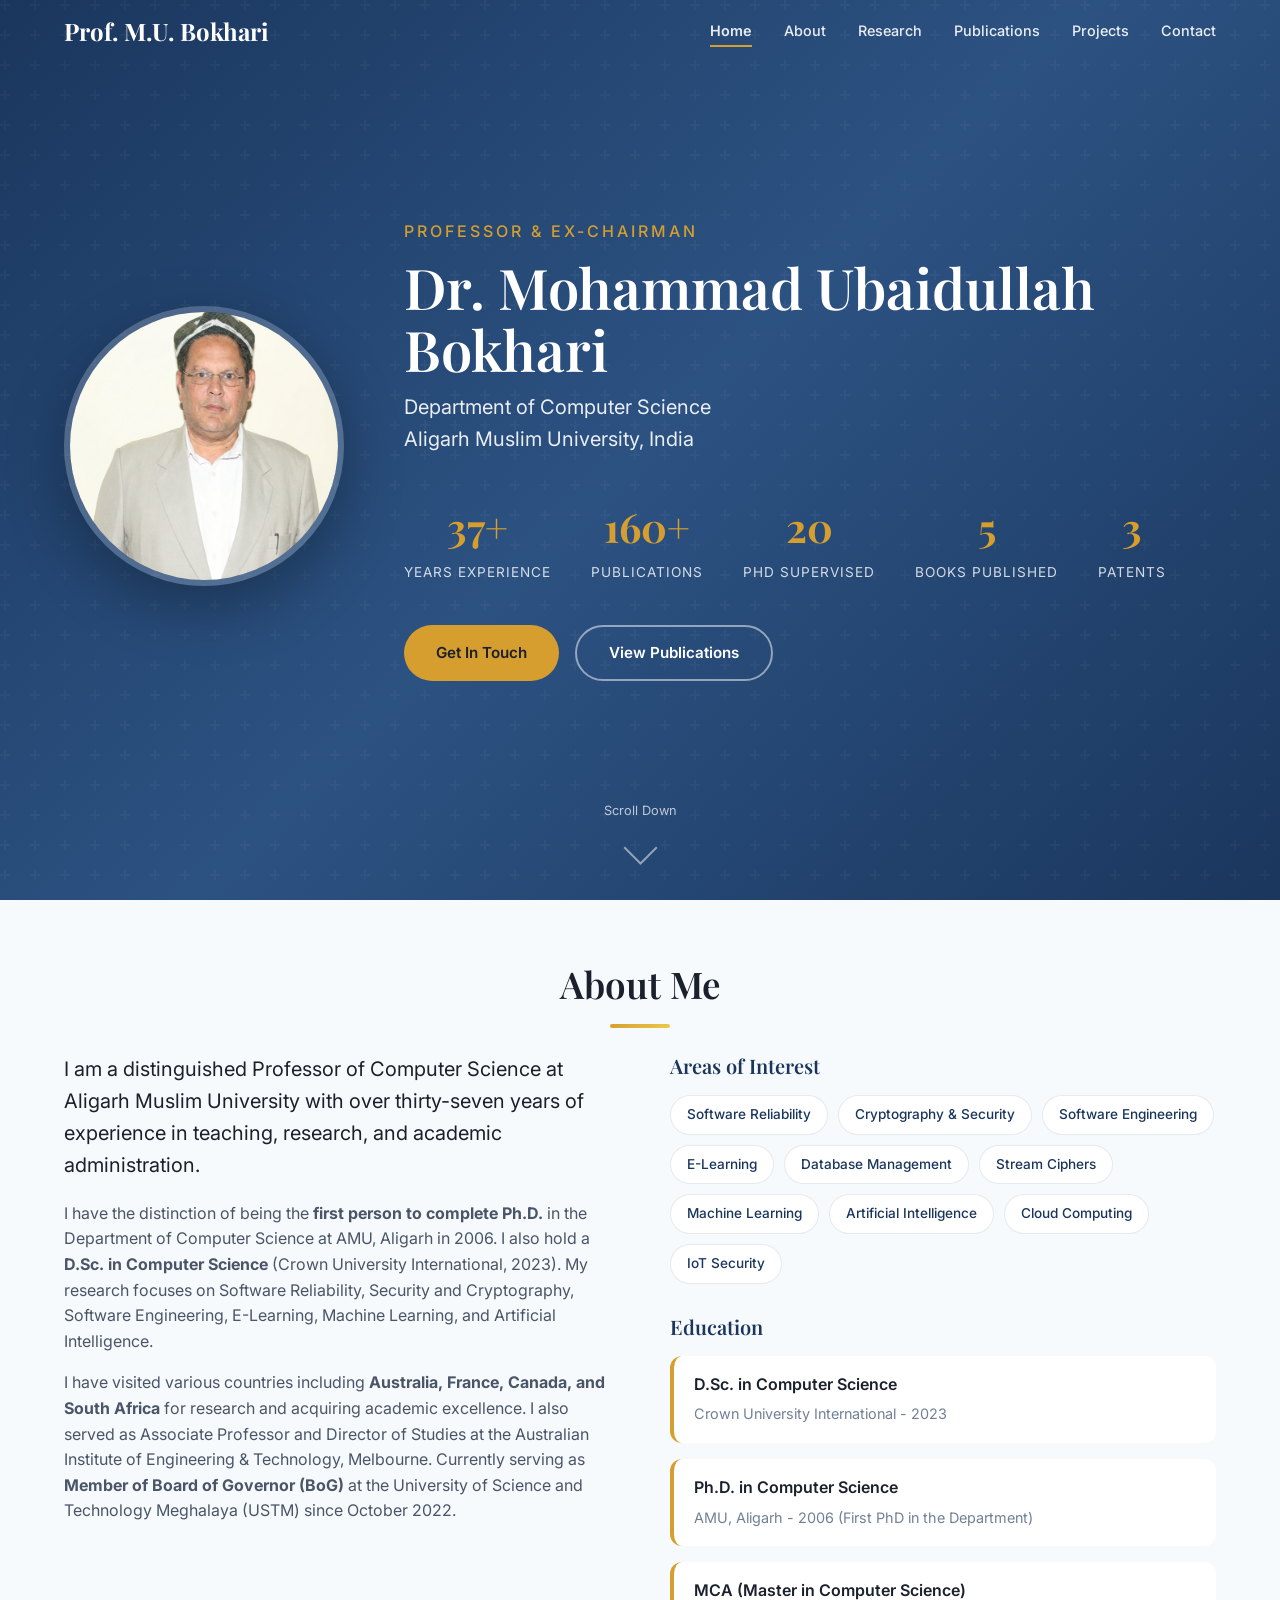
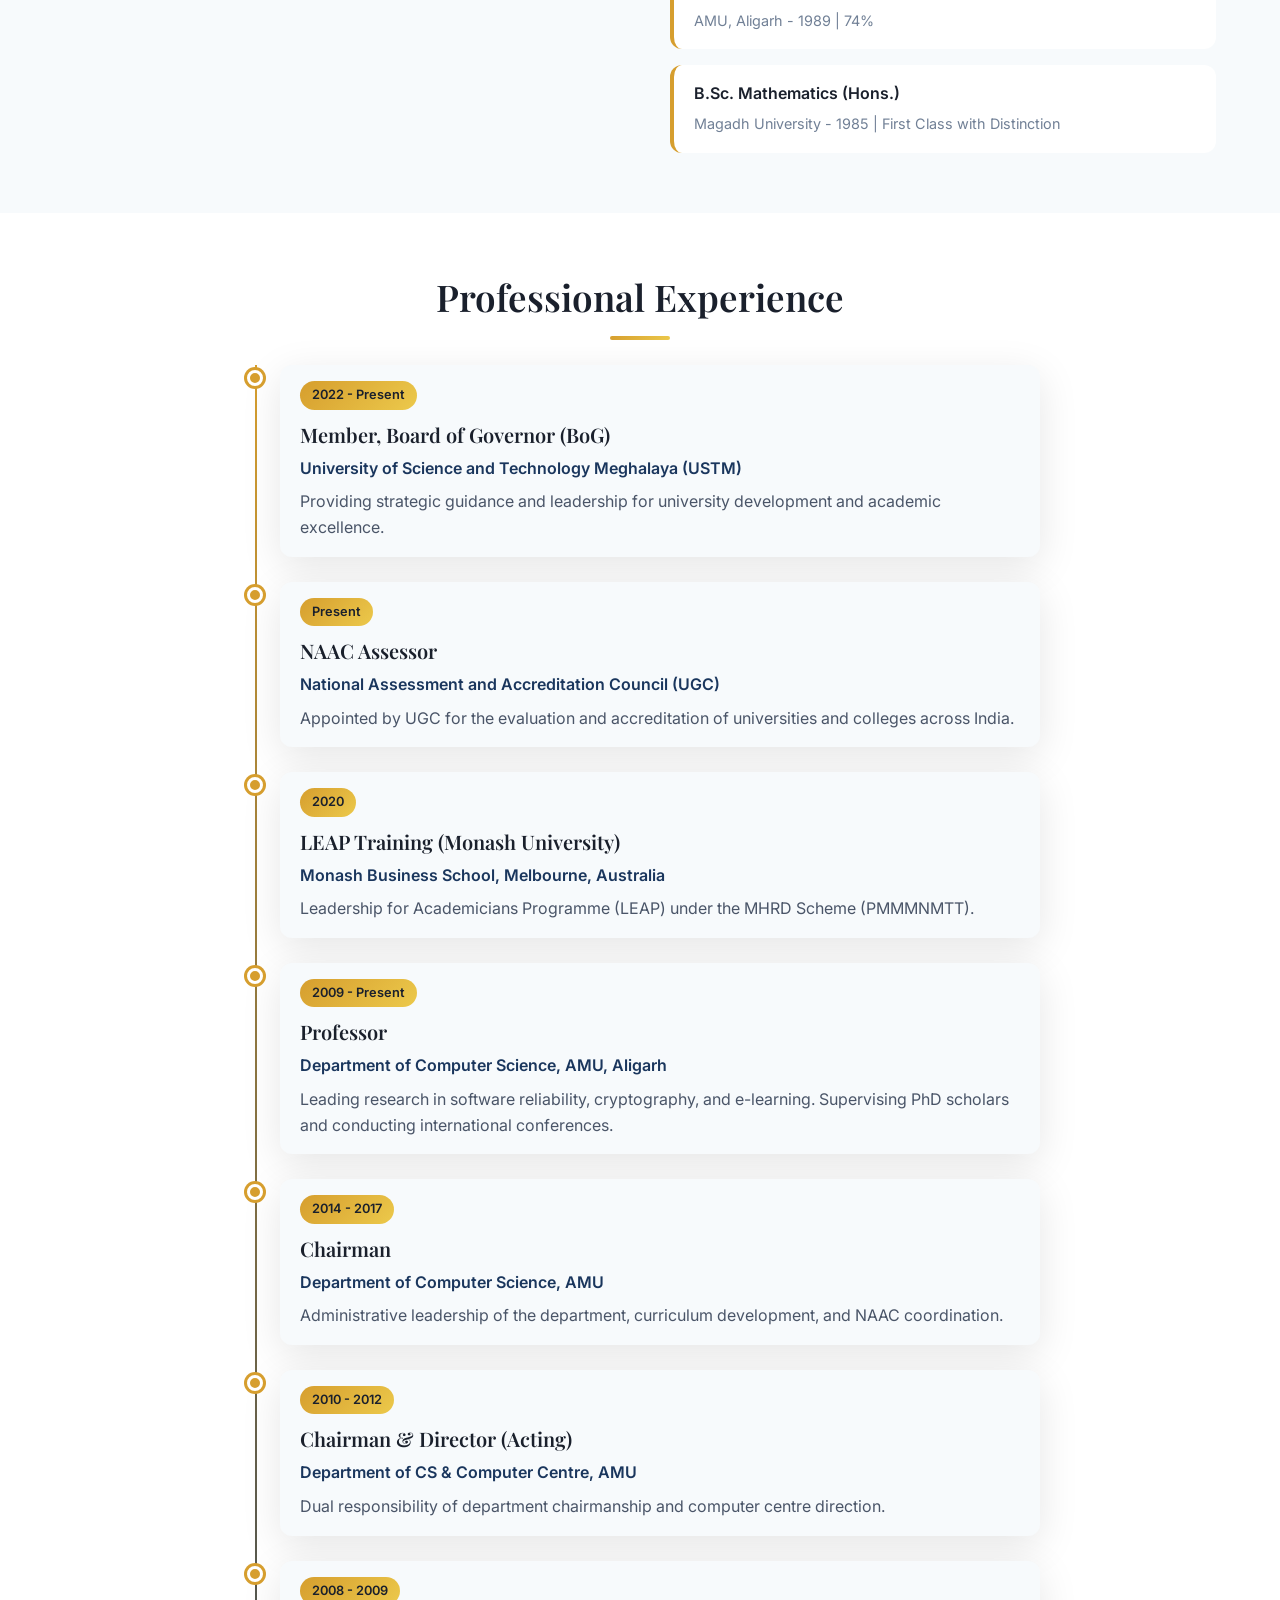
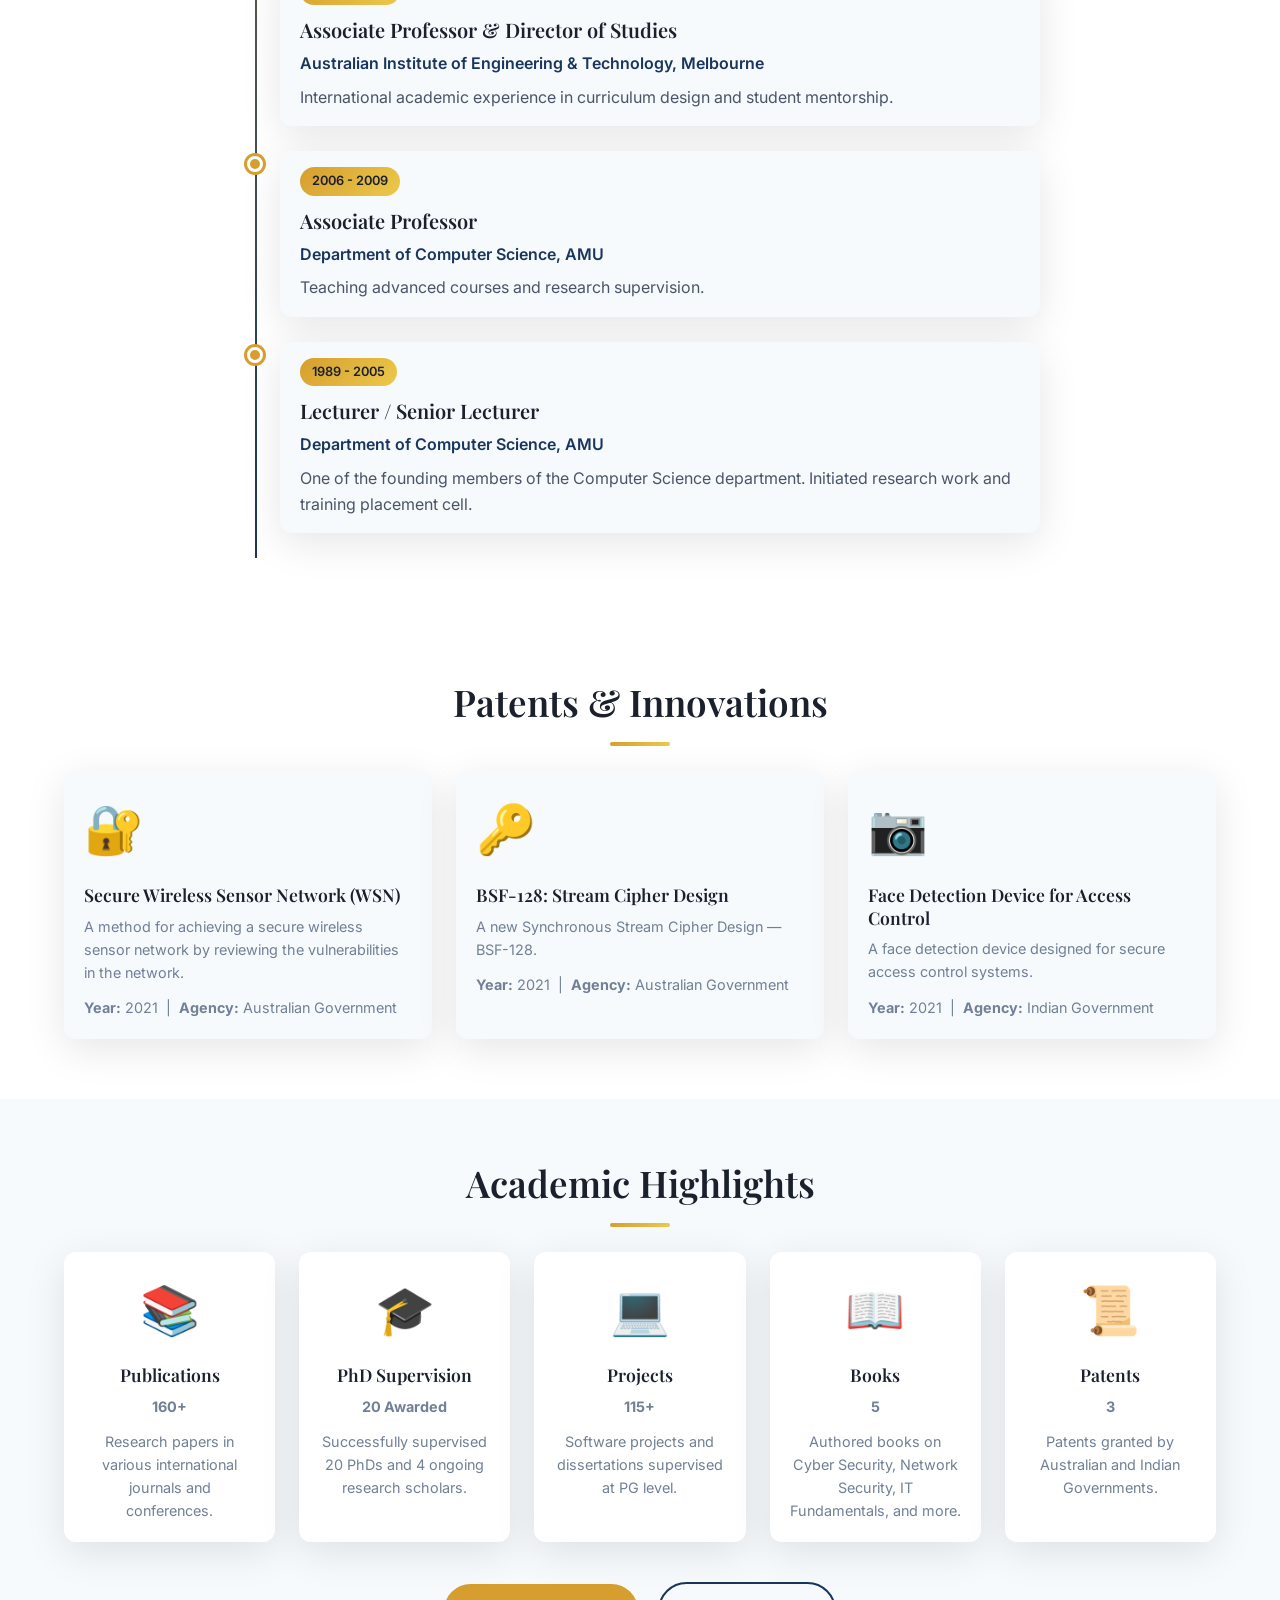
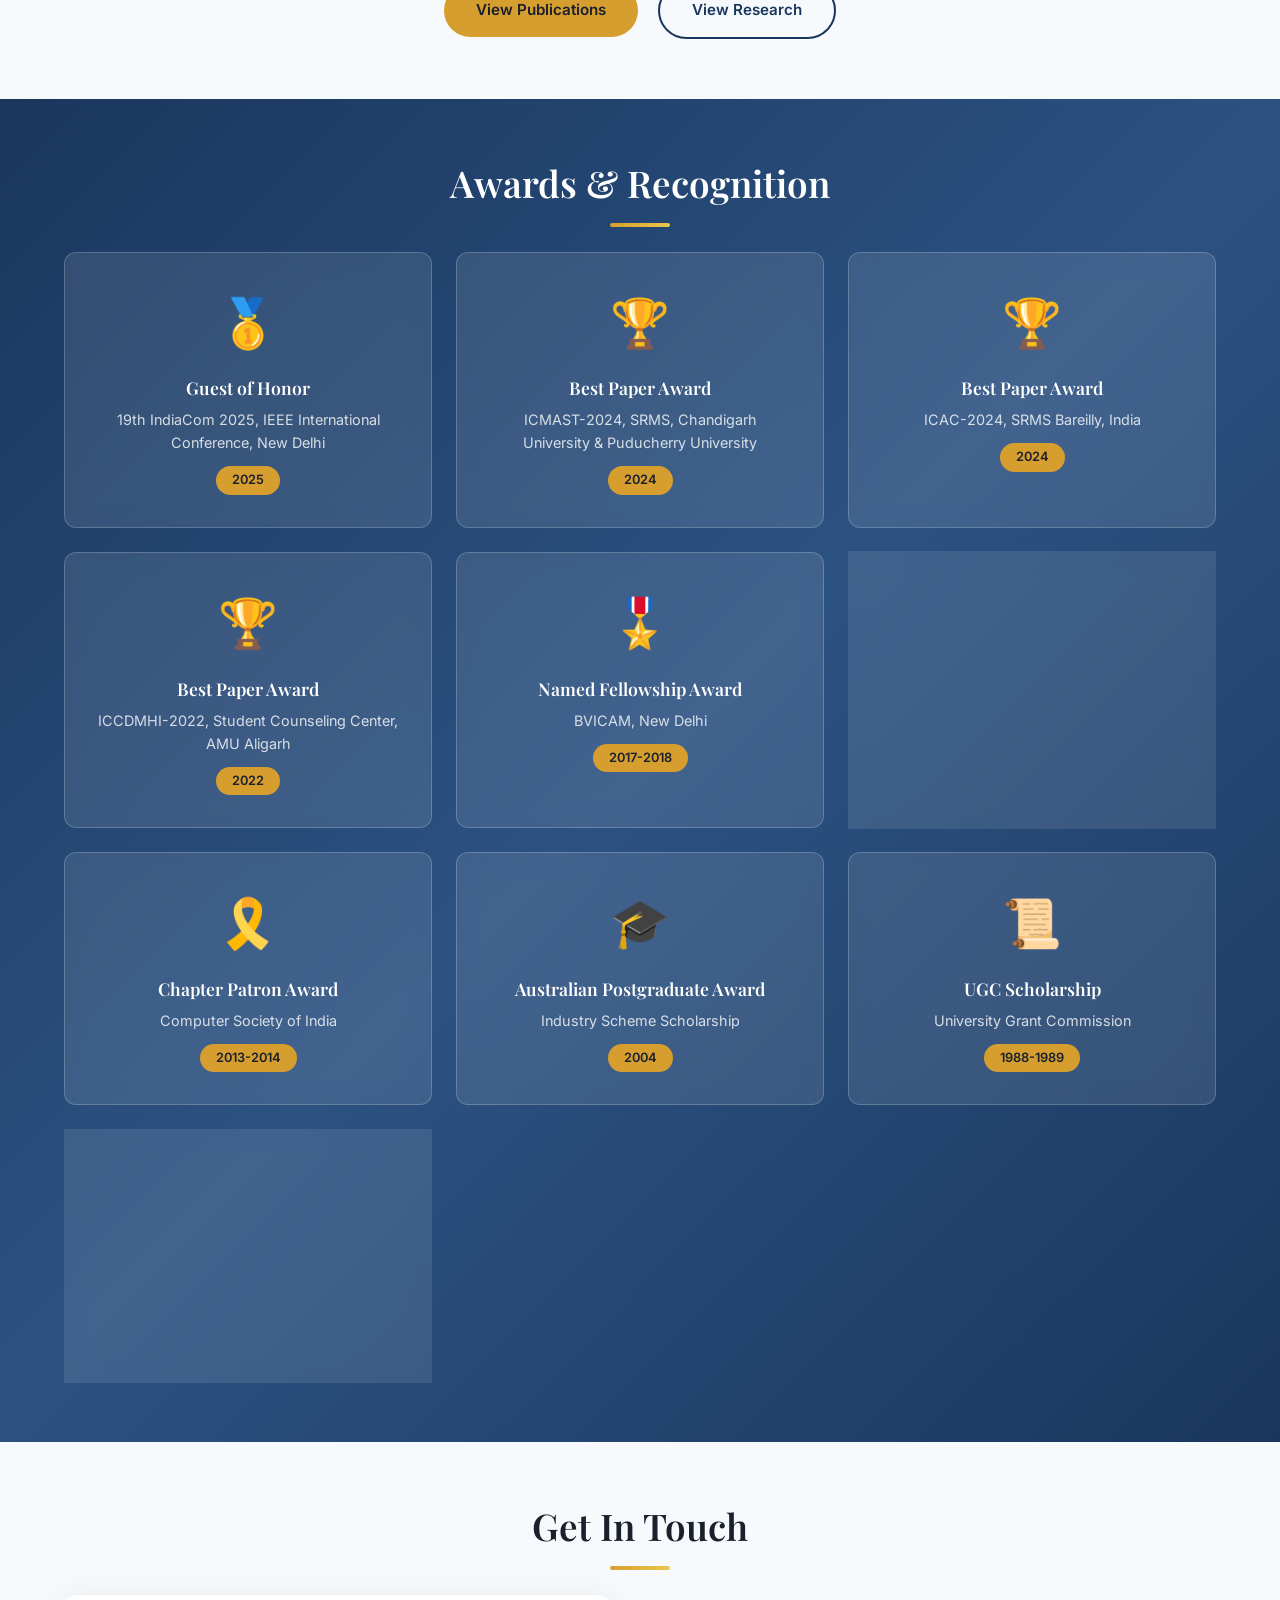
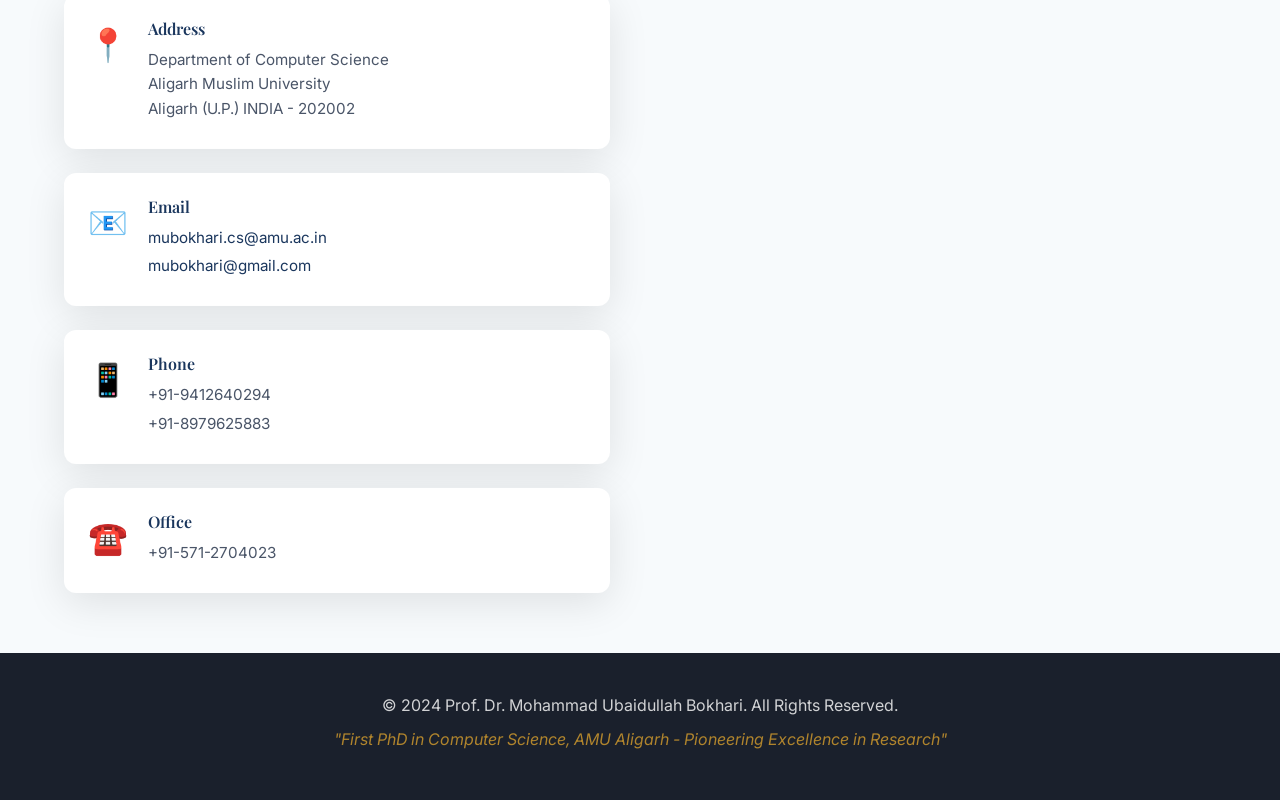
<file: index.html>
<!DOCTYPE html>
<html lang="en">

<head>
    <meta charset="UTF-8">
    <meta name="viewport" content="width=device-width, initial-scale=1.0">
    <title>Prof. Dr. Mohammad Ubaidullah Bokhari | Professor of Computer Science</title>
    <meta name="description"
        content="Portfolio of Prof. Dr. Mohammad Ubaidullah Bokhari - Professor at Department of Computer Science, AMU, Aligarh with 31+ years of experience in academia and research.">
    <link rel="preconnect" href="https://fonts.googleapis.com">
    <link rel="preconnect" href="https://fonts.gstatic.com" crossorigin>
    <link
        href="https://fonts.googleapis.com/css2?family=Playfair+Display:wght@400;600;700&family=Inter:wght@300;400;500;600&display=swap"
        rel="stylesheet">
    <link rel="stylesheet" href="style.css">
    <link rel="icon" type="image/png" href="profilepic_compressed.png">
</head>

<body>
    <!-- Navigation -->
    <nav class="navbar">
        <div class="nav-container">
            <a href="#home" class="nav-logo">Prof. M.U. Bokhari</a>
            <button class="nav-toggle" aria-label="Toggle navigation">
                <span></span>
                <span></span>
                <span></span>
            </button>
            <ul class="nav-menu">
                <li><a href="#home" class="active">Home</a></li>
                <li><a href="#about">About</a></li>
                <li><a href="research.html">Research</a></li>
                <li><a href="publications.html">Publications</a></li>
                <li><a href="projects.html">Projects</a></li>
                <li><a href="#contact">Contact</a></li>
            </ul>
        </div>
    </nav>

    <!-- Hero Section -->
    <section id="home" class="hero">
        <div class="hero-bg"></div>
        <div class="hero-content">
            <div class="hero-image">
                <img src="profilepic_compressed.png" alt="Prof. Dr. Mohammad Ubaidullah Bokhari">
            </div>
            <div class="hero-text">
                <p class="hero-subtitle">Professor & Ex-Chairman</p>
                <h1 class="hero-title">Dr. Mohammad Ubaidullah Bokhari</h1>
                <p class="hero-position">Department of Computer Science<br>Aligarh Muslim University, India</p>
                <div class="hero-stats">
                    <div class="stat">
                        <span class="stat-number">37+</span>
                        <span class="stat-label">Years Experience</span>
                    </div>
                    <div class="stat">
                        <span class="stat-number">160+</span>
                        <span class="stat-label">Publications</span>
                    </div>
                    <div class="stat">
                        <span class="stat-number">20</span>
                        <span class="stat-label">PhD Supervised</span>
                    </div>
                    <div class="stat">
                        <span class="stat-number">5</span>
                        <span class="stat-label">Books Published</span>
                    </div>
                    <div class="stat">
                        <span class="stat-number">3</span>
                        <span class="stat-label">Patents</span>
                    </div>
                </div>
                <div class="hero-buttons">
                    <a href="#contact" class="btn btn-primary">Get In Touch</a>
                    <a href="publications.html" class="btn btn-secondary">View Publications</a>
                </div>
            </div>
        </div>
        <div class="scroll-indicator">
            <span>Scroll Down</span>
            <div class="scroll-arrow"></div>
        </div>
    </section>

    <!-- About Section -->
    <section id="about" class="section about">
        <div class="container">
            <h2 class="section-title">About Me</h2>
            <div class="about-content">
                <div class="about-text">
                    <p class="lead">I am a distinguished Professor of Computer Science at Aligarh Muslim University with
                        over thirty-seven years of experience in teaching, research, and academic administration.</p>
                    <p>I have the distinction of being the <strong>first person to complete Ph.D.</strong> in the
                        Department of Computer Science at AMU, Aligarh in 2006. I also hold a <strong>D.Sc. in Computer
                        Science</strong> (Crown University International, 2023). My research focuses on Software
                        Reliability, Security and Cryptography, Software Engineering, E-Learning, Machine Learning,
                        and Artificial Intelligence.</p>
                    <p>I have visited various countries including <strong>Australia, France, Canada, and South
                            Africa</strong> for research and acquiring academic excellence. I also served as Associate
                        Professor and Director of Studies at the Australian Institute of Engineering & Technology,
                        Melbourne. Currently serving as <strong>Member of Board of Governor (BoG)</strong> at the
                        University of Science and Technology Meghalaya (USTM) since October 2022.</p>
                </div>
                <div class="about-details">
                    <h3>Areas of Interest</h3>
                    <div class="interests">
                        <span class="interest-tag">Software Reliability</span>
                        <span class="interest-tag">Cryptography &amp; Security</span>
                        <span class="interest-tag">Software Engineering</span>
                        <span class="interest-tag">E-Learning</span>
                        <span class="interest-tag">Database Management</span>
                        <span class="interest-tag">Stream Ciphers</span>
                        <span class="interest-tag">Machine Learning</span>
                        <span class="interest-tag">Artificial Intelligence</span>
                        <span class="interest-tag">Cloud Computing</span>
                        <span class="interest-tag">IoT Security</span>
                    </div>
                    <h3>Education</h3>
                    <div class="education-list">
                        <div class="education-item">
                            <span class="degree">D.Sc. in Computer Science</span>
                            <span class="institution">Crown University International - 2023</span>
                        </div>
                        <div class="education-item">
                            <span class="degree">Ph.D. in Computer Science</span>
                            <span class="institution">AMU, Aligarh - 2006 (First PhD in the Department)</span>
                        </div>
                        <div class="education-item">
                            <span class="degree">MCA (Master in Computer Science)</span>
                            <span class="institution">AMU, Aligarh - 1989 | 74%</span>
                        </div>
                        <div class="education-item">
                            <span class="degree">B.Sc. Mathematics (Hons.)</span>
                            <span class="institution">Magadh University - 1985 | First Class with Distinction</span>
                        </div>
                    </div>
                </div>
            </div>
        </div>
    </section>

    <!-- Experience Section -->
    <section id="experience" class="section experience">
        <div class="container">
            <h2 class="section-title">Professional Experience</h2>
            <div class="timeline">
                <div class="timeline-item">
                    <div class="timeline-marker"></div>
                    <div class="timeline-content">
                        <span class="timeline-date">2022 - Present</span>
                        <h3>Member, Board of Governor (BoG)</h3>
                        <p class="timeline-place">University of Science and Technology Meghalaya (USTM)</p>
                        <p>Providing strategic guidance and leadership for university development and academic excellence.</p>
                    </div>
                </div>
                <div class="timeline-item">
                    <div class="timeline-marker"></div>
                    <div class="timeline-content">
                        <span class="timeline-date">Present</span>
                        <h3>NAAC Assessor</h3>
                        <p class="timeline-place">National Assessment and Accreditation Council (UGC)</p>
                        <p>Appointed by UGC for the evaluation and accreditation of universities and colleges across India.</p>
                    </div>
                </div>
                <div class="timeline-item">
                    <div class="timeline-marker"></div>
                    <div class="timeline-content">
                        <span class="timeline-date">2020</span>
                        <h3>LEAP Training (Monash University)</h3>
                        <p class="timeline-place">Monash Business School, Melbourne, Australia</p>
                        <p>Leadership for Academicians Programme (LEAP) under the MHRD Scheme (PMMMNMTT).</p>
                    </div>
                </div>
                <div class="timeline-item">
                    <div class="timeline-marker"></div>
                    <div class="timeline-content">
                        <span class="timeline-date">2009 - Present</span>
                        <h3>Professor</h3>
                        <p class="timeline-place">Department of Computer Science, AMU, Aligarh</p>
                        <p>Leading research in software reliability, cryptography, and e-learning. Supervising PhD
                            scholars and conducting international conferences.</p>
                    </div>
                </div>
                <div class="timeline-item">
                    <div class="timeline-marker"></div>
                    <div class="timeline-content">
                        <span class="timeline-date">2014 - 2017</span>
                        <h3>Chairman</h3>
                        <p class="timeline-place">Department of Computer Science, AMU</p>
                        <p>Administrative leadership of the department, curriculum development, and NAAC coordination.
                        </p>
                    </div>
                </div>
                <div class="timeline-item">
                    <div class="timeline-marker"></div>
                    <div class="timeline-content">
                        <span class="timeline-date">2010 - 2012</span>
                        <h3>Chairman & Director (Acting)</h3>
                        <p class="timeline-place">Department of CS & Computer Centre, AMU</p>
                        <p>Dual responsibility of department chairmanship and computer centre direction.</p>
                    </div>
                </div>
                <div class="timeline-item">
                    <div class="timeline-marker"></div>
                    <div class="timeline-content">
                        <span class="timeline-date">2008 - 2009</span>
                        <h3>Associate Professor & Director of Studies</h3>
                        <p class="timeline-place">Australian Institute of Engineering & Technology, Melbourne</p>
                        <p>International academic experience in curriculum design and student mentorship.</p>
                    </div>
                </div>
                <div class="timeline-item">
                    <div class="timeline-marker"></div>
                    <div class="timeline-content">
                        <span class="timeline-date">2006 - 2009</span>
                        <h3>Associate Professor</h3>
                        <p class="timeline-place">Department of Computer Science, AMU</p>
                        <p>Teaching advanced courses and research supervision.</p>
                    </div>
                </div>
                <div class="timeline-item">
                    <div class="timeline-marker"></div>
                    <div class="timeline-content">
                        <span class="timeline-date">1989 - 2005</span>
                        <h3>Lecturer / Senior Lecturer</h3>
                        <p class="timeline-place">Department of Computer Science, AMU</p>
                        <p>One of the founding members of the Computer Science department. Initiated research work and
                            training placement cell.</p>
                    </div>
                </div>
            </div>
        </div>
    </section>

        <!-- Patents Section -->
    <section id="home-patents" class="section" style="background: var(--white);">
        <div class="container">
            <h2 class="section-title">Patents & Innovations</h2>
            <div class="research-grid" style="grid-template-columns: repeat(auto-fit, minmax(300px, 1fr));">
                <div class="research-card animate-in" style="text-align: left; background: var(--light);">
                    <div class="research-icon">🔐</div>
                    <h3>Secure Wireless Sensor Network (WSN)</h3>
                    <p>A method for achieving a secure wireless sensor network by reviewing the vulnerabilities in the network.</p>
                    <p style="margin-top: 12px;"><strong>Year:</strong> 2021 &nbsp;|&nbsp; <strong>Agency:</strong> Australian Government</p>
                </div>
                <div class="research-card animate-in" style="text-align: left; background: var(--light);">
                    <div class="research-icon">🔑</div>
                    <h3>BSF-128: Stream Cipher Design</h3>
                    <p>A new Synchronous Stream Cipher Design — BSF-128.</p>
                    <p style="margin-top: 12px;"><strong>Year:</strong> 2021 &nbsp;|&nbsp; <strong>Agency:</strong> Australian Government</p>
                </div>
                <div class="research-card animate-in" style="text-align: left; background: var(--light);">
                    <div class="research-icon">📷</div>
                    <h3>Face Detection Device for Access Control</h3>
                    <p>A face detection device designed for secure access control systems.</p>
                    <p style="margin-top: 12px;"><strong>Year:</strong> 2021 &nbsp;|&nbsp; <strong>Agency:</strong> Indian Government</p>
                </div>
            </div>
        </div>
    </section>

    
    <!-- Highlights Section (Replaces full Research/Publications) -->
    <section class="section" style="background: var(--light);">
        <div class="container">
            <h2 class="section-title">Academic Highlights</h2>
            <div class="research-grid">
                <a href="publications.html" class="research-card">
                    <div class="research-icon">📚</div>
                    <h3>Publications</h3>
                    <p class="research-number">160+</p>
                    <p>Research papers in various international journals and conferences.</p>
                </a>
                <a href="research.html" class="research-card">
                    <div class="research-icon">🎓</div>
                    <h3>PhD Supervision</h3>
                    <p class="research-number">20 Awarded</p>
                    <p>Successfully supervised 20 PhDs and 4 ongoing research scholars.</p>
                </a>
                <a href="projects.html" class="research-card">
                    <div class="research-icon">💻</div>
                    <h3>Projects</h3>
                    <p class="research-number">115+</p>
                    <p>Software projects and dissertations supervised at PG level.</p>
                </a>
                <a href="publications.html" class="research-card">
                    <div class="research-icon">📖</div>
                    <h3>Books</h3>
                    <p class="research-number">5</p>
                    <p>Authored books on Cyber Security, Network Security, IT Fundamentals, and more.</p>
                </a>
                <a href="#home-patents" class="research-card">
                    <div class="research-icon">📜</div>
                    <h3>Patents</h3>
                    <p class="research-number">3</p>
                    <p>Patents granted by Australian and Indian Governments.</p>
                </a>
            </div>
            <div style="text-align: center; margin-top: 40px;">
                <a href="publications.html" class="btn btn-primary" style="margin-right: 16px;">View Publications</a>
                <a href="research.html" class="btn btn-secondary"
                    style="color: var(--primary); border-color: var(--primary);">View Research</a>
            </div>
        </div>
    </section>

    <!-- Awards Section -->
    <section id="awards" class="section awards">
        <div class="container">
            <h2 class="section-title">Awards & Recognition</h2>
            <div class="awards-grid">
                <div class="award-card">
                    <div class="award-icon">🥇</div>
                    <h3>Guest of Honor</h3>
                    <p>19th IndiaCom 2025, IEEE International Conference, New Delhi</p>
                    <span class="award-year">2025</span>
                </div>
                <div class="award-card">
                    <div class="award-icon">🏆</div>
                    <h3>Best Paper Award</h3>
                    <p>ICMAST-2024, SRMS, Chandigarh University &amp; Puducherry University</p>
                    <span class="award-year">2024</span>
                </div>
                <div class="award-card">
                    <div class="award-icon">🏆</div>
                    <h3>Best Paper Award</h3>
                    <p>ICAC-2024, SRMS Bareilly, India</p>
                    <span class="award-year">2024</span>
                </div>
                <div class="award-card">
                    <div class="award-icon">🏆</div>
                    <h3>Best Paper Award</h3>
                    <p>ICCDMHI-2022, Student Counseling Center, AMU Aligarh</p>
                    <span class="award-year">2022</span>
                </div>
                <div class="award-card">
                    <div class="award-icon">🎖️</div>
                    <h3>Named Fellowship Award</h3>
                    <p>BVICAM, New Delhi</p>
                    <span class="award-year">2017-2018</span>
                </div>
                <div class="award-card">
                    <div class="award-icon">⭐</div>
                    <h3>Significant Contribution Award</h3>
                    <p>Computer Society of India</p>
                    <span class="award-year">2014-2015</span>
                </div>
                <div class="award-card">
                    <div class="award-icon">🎗️</div>
                    <h3>Chapter Patron Award</h3>
                    <p>Computer Society of India</p>
                    <span class="award-year">2013-2014</span>
                </div>
                <div class="award-card">
                    <div class="award-icon">🎓</div>
                    <h3>Australian Postgraduate Award</h3>
                    <p>Industry Scheme Scholarship</p>
                    <span class="award-year">2004</span>
                </div>
                <div class="award-card">
                    <div class="award-icon">📜</div>
                    <h3>UGC Scholarship</h3>
                    <p>University Grant Commission</p>
                    <span class="award-year">1988-1989</span>
                </div>
                <div class="award-card">
                    <div class="award-icon">🏅</div>
                    <h3>Bihar Govt. Merit Scholarship</h3>
                    <p>State Government</p>
                    <span class="award-year">1980-1984</span>
                </div>
            </div>
        </div>
    </section>

    <!-- Contact Section -->
    <section id="contact" class="section contact">
        <div class="container">
            <h2 class="section-title">Get In Touch</h2>
            <div class="contact-content">
                <div class="contact-info">
                    <div class="contact-item">
                        <div class="contact-icon">📍</div>
                        <div class="contact-details">
                            <h4>Address</h4>
                            <p>Department of Computer Science<br>Aligarh Muslim University<br>Aligarh (U.P.) INDIA -
                                202002</p>
                        </div>
                    </div>
                    <div class="contact-item">
                        <div class="contact-icon">📧</div>
                        <div class="contact-details">
                            <h4>Email</h4>
                            <p><a href="mailto:mubokhari.cs@amu.ac.in">mubokhari.cs@amu.ac.in</a></p>
                            <p><a href="mailto:mubokhari@gmail.com">mubokhari@gmail.com</a></p>
                        </div>
                    </div>
                    <div class="contact-item">
                        <div class="contact-icon">📱</div>
                        <div class="contact-details">
                            <h4>Phone</h4>
                            <p>+91-9412640294</p>
                            <p>+91-8979625883</p>
                        </div>
                    </div>
                    <div class="contact-item">
                        <div class="contact-icon">☎️</div>
                        <div class="contact-details">
                            <h4>Office</h4>
                            <p>+91-571-2704023</p>
                        </div>
                    </div>
                </div>
                <div class="contact-map">
                    <iframe
                        src="https://www.google.com/maps/embed?pb=!1m18!1m12!1m3!1d3526.0!2d78.0742!3d27.9137!2m3!1f0!2f0!3f0!3m2!1i1024!2i768!4f13.1!3m3!1m2!1s0x3974a5a5a5a5a5a5%3A0x0!2sAligarh%20Muslim%20University!5e0!3m2!1sen!2sin!4v1234567890"
                        width="100%" height="300" style="border:0; border-radius: 12px;" allowfullscreen=""
                        loading="lazy">
                    </iframe>
                </div>
            </div>
        </div>
    </section>

    <!-- Footer -->
    <footer class="footer">
        <div class="container">
            <div class="footer-content">
                <p>&copy; 2024 Prof. Dr. Mohammad Ubaidullah Bokhari. All Rights Reserved.</p>
                <p class="footer-quote">"First PhD in Computer Science, AMU Aligarh - Pioneering Excellence in Research"
                </p>
            </div>
        </div>
    </footer>

    <script>
        // Mobile Navigation Toggle
        const navToggle = document.querySelector('.nav-toggle');
        const navMenu = document.querySelector('.nav-menu');

        navToggle.addEventListener('click', () => {
            navMenu.classList.toggle('active');
            navToggle.classList.toggle('active');
        });

        // Navbar scroll effect
        window.addEventListener('scroll', () => {
            const navbar = document.querySelector('.navbar');
            if (window.scrollY > 100) {
                navbar.classList.add('scrolled');
            } else {
                navbar.classList.remove('scrolled');
            }
        });

        // Smooth scroll for anchor links
        document.querySelectorAll('a[href^="#"]').forEach(anchor => {
            anchor.addEventListener('click', function (e) {
                e.preventDefault();
                const target = document.querySelector(this.getAttribute('href'));
                if (target) {
                    target.scrollIntoView({
                        behavior: 'smooth',
                        block: 'start'
                    });
                }
            });
        });

        // Animate elements on scroll
        const observerOptions = {
            threshold: 0.1,
            rootMargin: '0px 0px -50px 0px'
        };

        const observer = new IntersectionObserver((entries) => {
            entries.forEach(entry => {
                if (entry.isIntersecting) {
                    entry.target.classList.add('animate-in');
                }
            });
        }, observerOptions);

        document.querySelectorAll('.timeline-item, .research-card, .book-card, .award-card, .publication-item').forEach(el => {
            observer.observe(el);
        });
    </script>
</body>

</html>
</file>
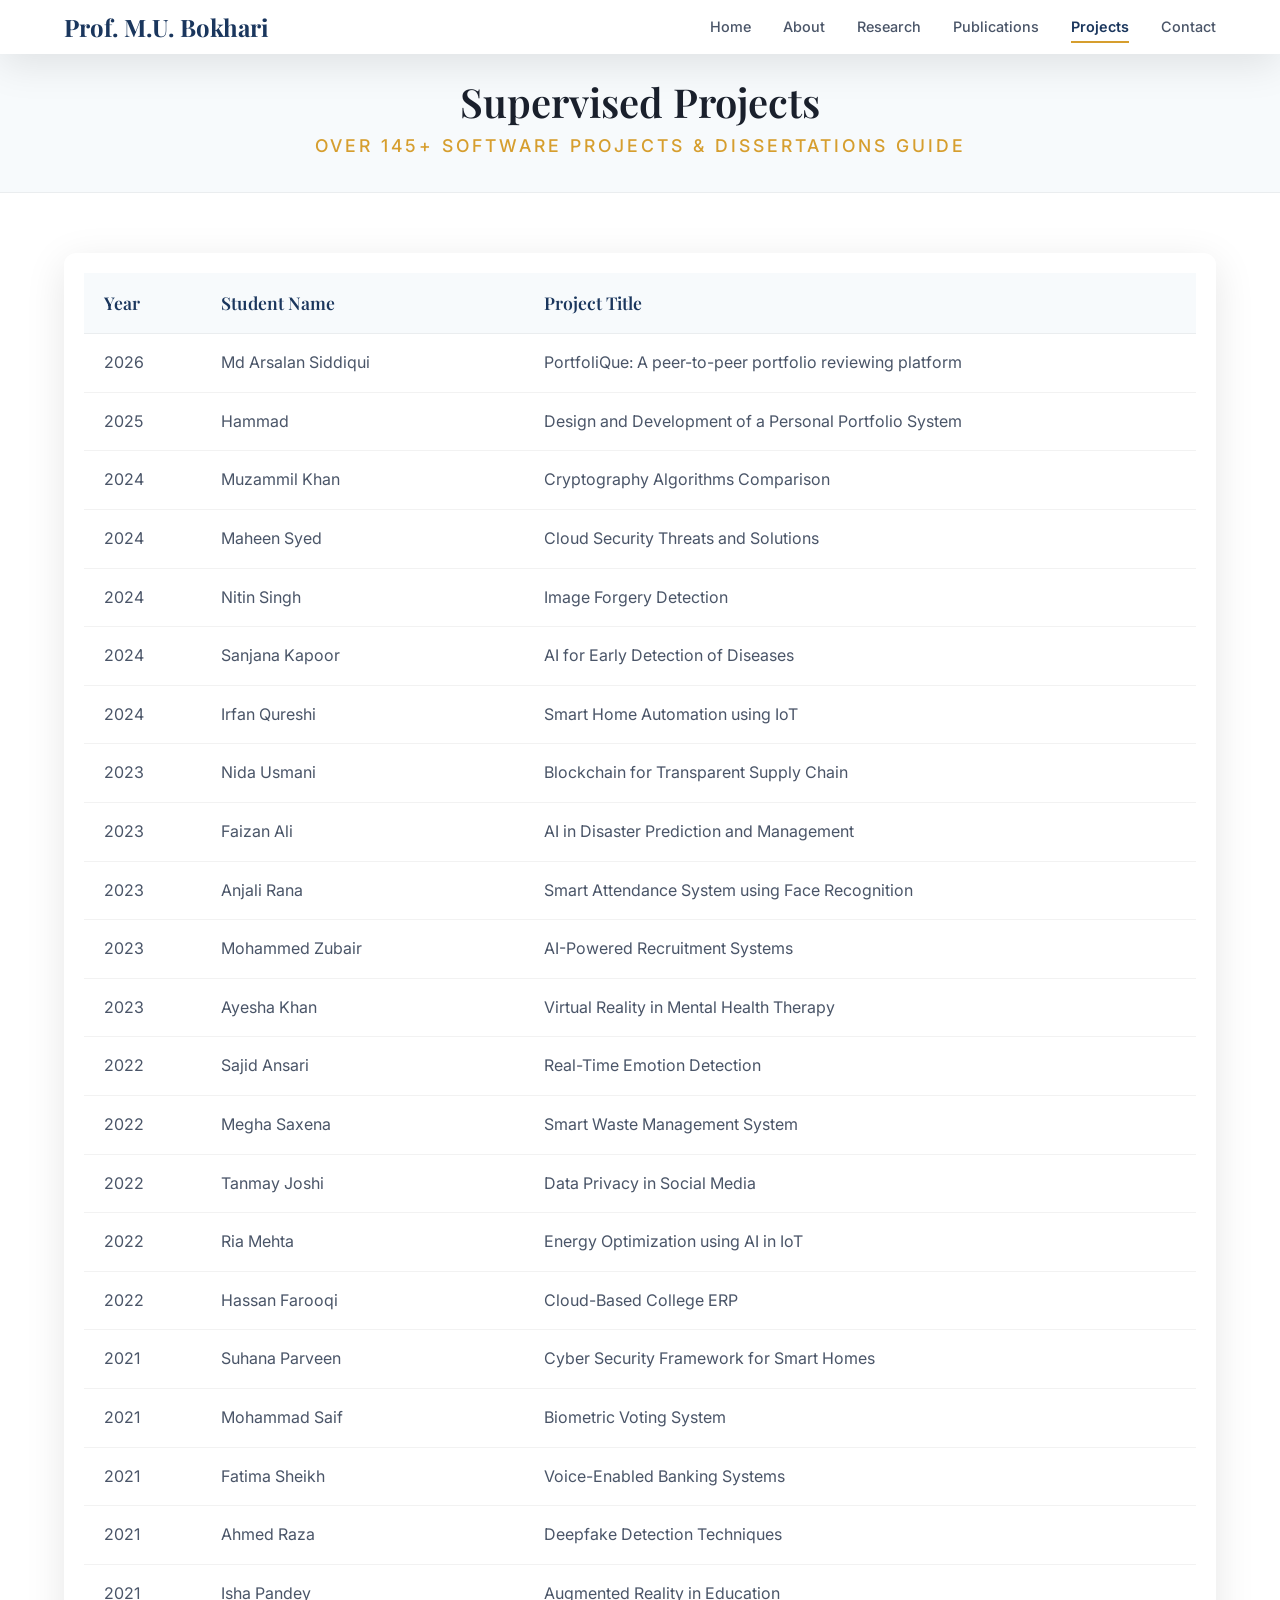
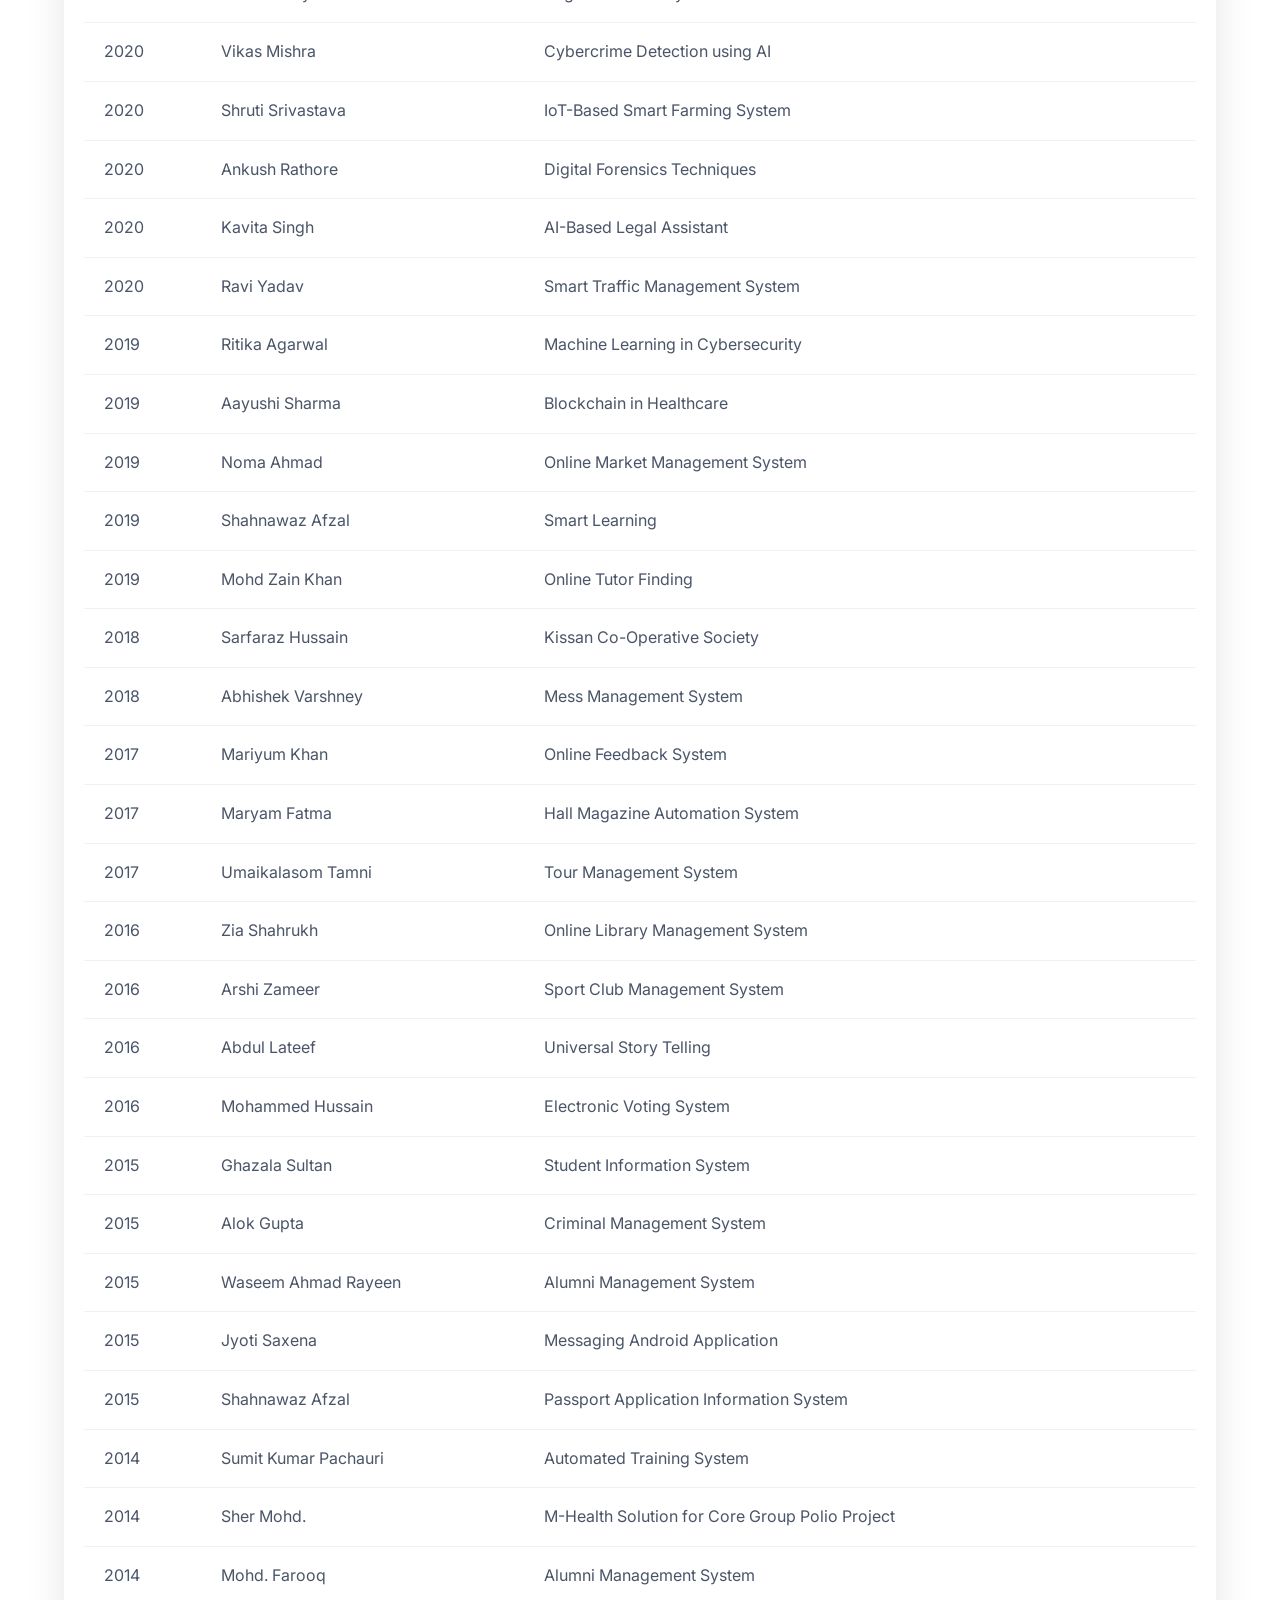
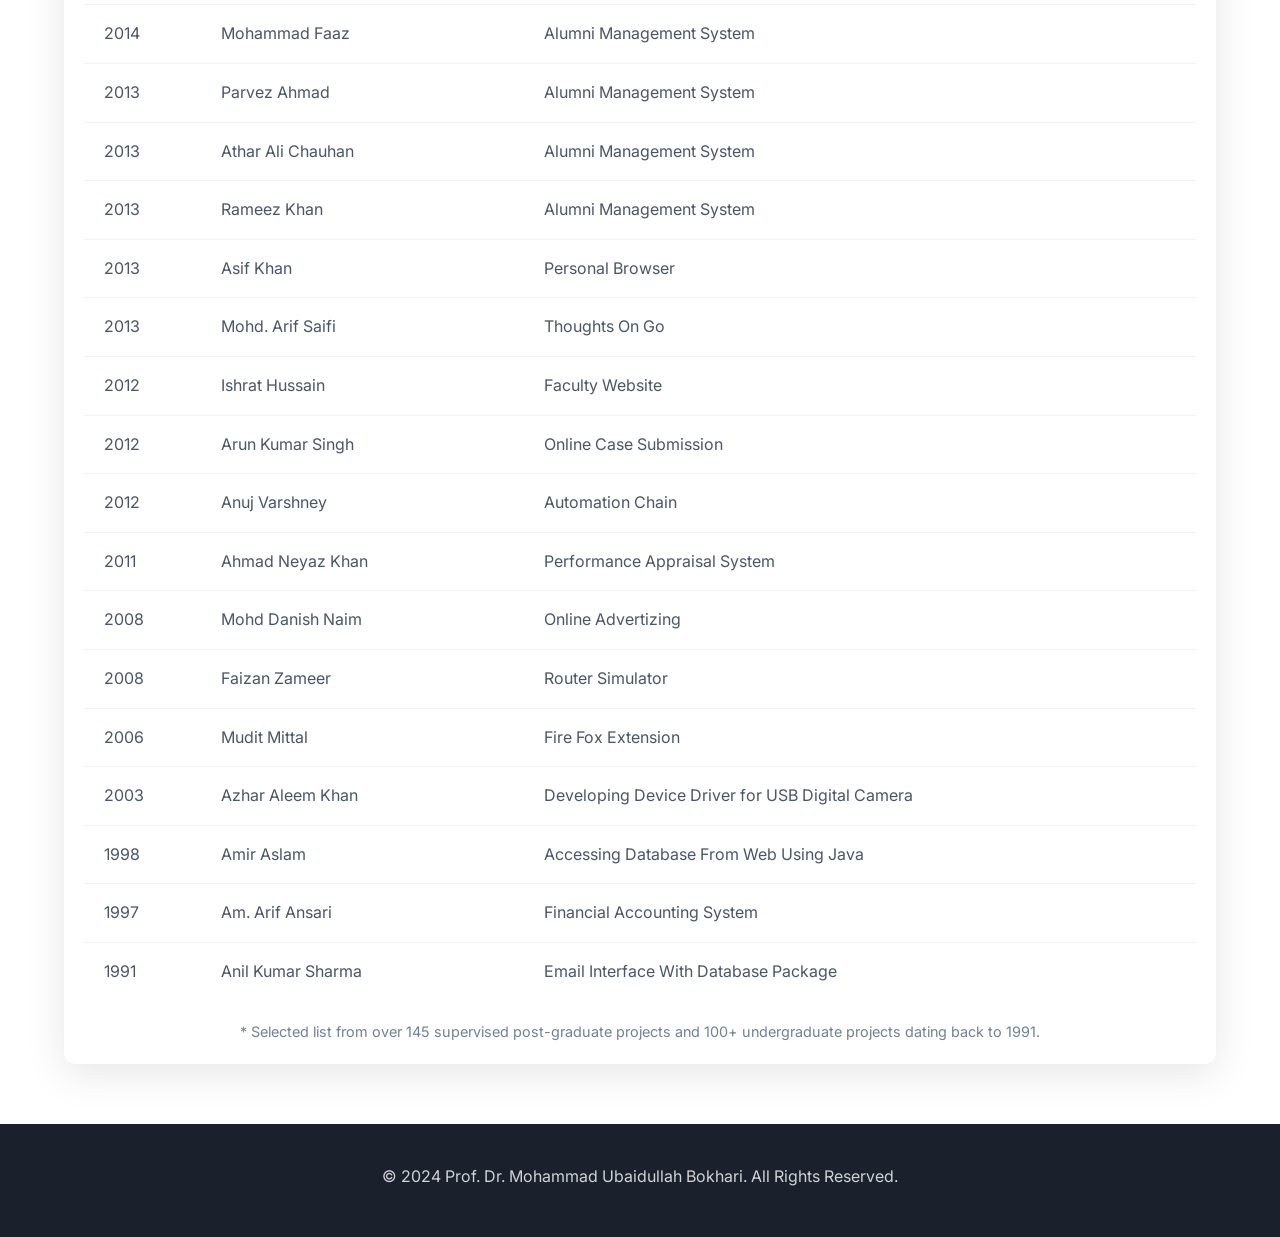
<file: projects.html>
<!DOCTYPE html>
<html lang="en">

<head>
    <meta charset="UTF-8">
    <meta name="viewport" content="width=device-width, initial-scale=1.0">
    <title>Software Projects | Prof. Dr. Mohammad Ubaidullah Bokhari</title>
    <meta name="description" content="List of software projects supervised by Prof. Dr. Mohammad Ubaidullah Bokhari.">
    <link rel="preconnect" href="https://fonts.googleapis.com">
    <link rel="preconnect" href="https://fonts.gstatic.com" crossorigin>
    <link
        href="https://fonts.googleapis.com/css2?family=Playfair+Display:wght@400;600;700&family=Inter:wght@300;400;500;600&display=swap"
        rel="stylesheet">
    <link rel="stylesheet" href="style.css">
    <link rel="icon" type="image/png" href="profilepic_compressed.png">
</head>

<body>
    <!-- Navigation -->
    <nav class="navbar scrolled">
        <div class="nav-container">
            <a href="index.html" class="nav-logo">Prof. M.U. Bokhari</a>
            <button class="nav-toggle" aria-label="Toggle navigation">
                <span></span>
                <span></span>
                <span></span>
            </button>
            <ul class="nav-menu">
                <li><a href="index.html">Home</a></li>
                <li><a href="index.html#about">About</a></li>
                <li><a href="research.html">Research</a></li>
                <li><a href="publications.html">Publications</a></li>
                <li><a href="projects.html" class="active">Projects</a></li>
                <li><a href="index.html#contact">Contact</a></li>
            </ul>
        </div>
    </nav>

    <!-- Header -->
    <header class="page-header">
        <div class="container">
            <h1 class="hero-title">Supervised Projects</h1>
            <p class="hero-subtitle" style="color: var(--accent);">Over 145+ Software Projects & Dissertations Guide</p>
        </div>
    </header>

    <!-- Projects List Section -->
    <section class="section">
        <div class="container">
            <div class="scholars-table-container animate-in">
                <table class="scholars-table projects-table">
                    <thead>
                        <tr>
                            <th>Year</th>
                            <th>Student Name</th>
                            <th>Project Title</th>
                        </tr>
                    </thead>
                    <tbody>
                        <tr>
                            <td>2026</td>
                            <td>Md Arsalan Siddiqui</td>
                            <td>PortfoliQue: A peer-to-peer portfolio reviewing platform</td>
                        </tr>
                        <tr>
                            <td>2025</td>
                            <td>Hammad</td>
                            <td>Design and Development of a Personal Portfolio System</td>
                        </tr>
                        <tr>
                            <td>2024</td>
                            <td>Muzammil Khan</td>
                            <td>Cryptography Algorithms Comparison</td>
                        </tr>
                        <tr>
                            <td>2024</td>
                            <td>Maheen Syed</td>
                            <td>Cloud Security Threats and Solutions</td>
                        </tr>
                        <tr>
                            <td>2024</td>
                            <td>Nitin Singh</td>
                            <td>Image Forgery Detection</td>
                        </tr>
                        <tr>
                            <td>2024</td>
                            <td>Sanjana Kapoor</td>
                            <td>AI for Early Detection of Diseases</td>
                        </tr>
                        <tr>
                            <td>2024</td>
                            <td>Irfan Qureshi</td>
                            <td>Smart Home Automation using IoT</td>
                        </tr>
                        <tr>
                            <td>2023</td>
                            <td>Nida Usmani</td>
                            <td>Blockchain for Transparent Supply Chain</td>
                        </tr>
                        <tr>
                            <td>2023</td>
                            <td>Faizan Ali</td>
                            <td>AI in Disaster Prediction and Management</td>
                        </tr>
                        <tr>
                            <td>2023</td>
                            <td>Anjali Rana</td>
                            <td>Smart Attendance System using Face Recognition</td>
                        </tr>
                        <tr>
                            <td>2023</td>
                            <td>Mohammed Zubair</td>
                            <td>AI-Powered Recruitment Systems</td>
                        </tr>
                        <tr>
                            <td>2023</td>
                            <td>Ayesha Khan</td>
                            <td>Virtual Reality in Mental Health Therapy</td>
                        </tr>
                        <tr>
                            <td>2022</td>
                            <td>Sajid Ansari</td>
                            <td>Real-Time Emotion Detection</td>
                        </tr>
                        <tr>
                            <td>2022</td>
                            <td>Megha Saxena</td>
                            <td>Smart Waste Management System</td>
                        </tr>
                        <tr>
                            <td>2022</td>
                            <td>Tanmay Joshi</td>
                            <td>Data Privacy in Social Media</td>
                        </tr>
                        <tr>
                            <td>2022</td>
                            <td>Ria Mehta</td>
                            <td>Energy Optimization using AI in IoT</td>
                        </tr>
                        <tr>
                            <td>2022</td>
                            <td>Hassan Farooqi</td>
                            <td>Cloud-Based College ERP</td>
                        </tr>
                        <tr>
                            <td>2021</td>
                            <td>Suhana Parveen</td>
                            <td>Cyber Security Framework for Smart Homes</td>
                        </tr>
                        <tr>
                            <td>2021</td>
                            <td>Mohammad Saif</td>
                            <td>Biometric Voting System</td>
                        </tr>
                        <tr>
                            <td>2021</td>
                            <td>Fatima Sheikh</td>
                            <td>Voice-Enabled Banking Systems</td>
                        </tr>
                        <tr>
                            <td>2021</td>
                            <td>Ahmed Raza</td>
                            <td>Deepfake Detection Techniques</td>
                        </tr>
                        <tr>
                            <td>2021</td>
                            <td>Isha Pandey</td>
                            <td>Augmented Reality in Education</td>
                        </tr>
                        <tr>
                            <td>2020</td>
                            <td>Vikas Mishra</td>
                            <td>Cybercrime Detection using AI</td>
                        </tr>
                        <tr>
                            <td>2020</td>
                            <td>Shruti Srivastava</td>
                            <td>IoT-Based Smart Farming System</td>
                        </tr>
                        <tr>
                            <td>2020</td>
                            <td>Ankush Rathore</td>
                            <td>Digital Forensics Techniques</td>
                        </tr>
                        <tr>
                            <td>2020</td>
                            <td>Kavita Singh</td>
                            <td>AI-Based Legal Assistant</td>
                        </tr>
                        <tr>
                            <td>2020</td>
                            <td>Ravi Yadav</td>
                            <td>Smart Traffic Management System</td>
                        </tr>
                        <tr>
                            <td>2019</td>
                            <td>Ritika Agarwal</td>
                            <td>Machine Learning in Cybersecurity</td>
                        </tr>
                        <tr>
                            <td>2019</td>
                            <td>Aayushi Sharma</td>
                            <td>Blockchain in Healthcare</td>
                        </tr>
                        <tr>
                            <td>2019</td>
                            <td>Noma Ahmad</td>
                            <td>Online Market Management System</td>
                        </tr>
                        <tr>
                            <td>2019</td>
                            <td>Shahnawaz Afzal</td>
                            <td>Smart Learning</td>
                        </tr>
                        <tr>
                            <td>2019</td>
                            <td>Mohd Zain Khan</td>
                            <td>Online Tutor Finding</td>
                        </tr>
                        <tr>
                            <td>2018</td>
                            <td>Sarfaraz Hussain</td>
                            <td>Kissan Co-Operative Society</td>
                        </tr>
                        <tr>
                            <td>2018</td>
                            <td>Abhishek Varshney</td>
                            <td>Mess Management System</td>
                        </tr>
                        <tr>
                            <td>2017</td>
                            <td>Mariyum Khan</td>
                            <td>Online Feedback System</td>
                        </tr>
                        <tr>
                            <td>2017</td>
                            <td>Maryam Fatma</td>
                            <td>Hall Magazine Automation System</td>
                        </tr>
                        <tr>
                            <td>2017</td>
                            <td>Umaikalasom Tamni</td>
                            <td>Tour Management System</td>
                        </tr>
                        <tr>
                            <td>2016</td>
                            <td>Zia Shahrukh</td>
                            <td>Online Library Management System</td>
                        </tr>
                        <tr>
                            <td>2016</td>
                            <td>Arshi Zameer</td>
                            <td>Sport Club Management System</td>
                        </tr>
                        <tr>
                            <td>2016</td>
                            <td>Abdul Lateef</td>
                            <td>Universal Story Telling</td>
                        </tr>
                        <tr>
                            <td>2016</td>
                            <td>Mohammed Hussain</td>
                            <td>Electronic Voting System</td>
                        </tr>
                        <tr>
                            <td>2015</td>
                            <td>Ghazala Sultan</td>
                            <td>Student Information System</td>
                        </tr>
                        <tr>
                            <td>2015</td>
                            <td>Alok Gupta</td>
                            <td>Criminal Management System</td>
                        </tr>
                        <tr>
                            <td>2015</td>
                            <td>Waseem Ahmad Rayeen</td>
                            <td>Alumni Management System</td>
                        </tr>
                        <tr>
                            <td>2015</td>
                            <td>Jyoti Saxena</td>
                            <td>Messaging Android Application</td>
                        </tr>
                        <tr>
                            <td>2015</td>
                            <td>Shahnawaz Afzal</td>
                            <td>Passport Application Information System</td>
                        </tr>
                        <tr>
                            <td>2014</td>
                            <td>Sumit Kumar Pachauri</td>
                            <td>Automated Training System</td>
                        </tr>
                        <tr>
                            <td>2014</td>
                            <td>Sher Mohd.</td>
                            <td>M-Health Solution for Core Group Polio Project</td>
                        </tr>
                        <tr>
                            <td>2014</td>
                            <td>Mohd. Farooq</td>
                            <td>Alumni Management System</td>
                        </tr>
                        <tr>
                            <td>2014</td>
                            <td>Mohammad Faaz</td>
                            <td>Alumni Management System</td>
                        </tr>
                        <tr>
                            <td>2013</td>
                            <td>Parvez Ahmad</td>
                            <td>Alumni Management System</td>
                        </tr>
                        <tr>
                            <td>2013</td>
                            <td>Athar Ali Chauhan</td>
                            <td>Alumni Management System</td>
                        </tr>
                        <tr>
                            <td>2013</td>
                            <td>Rameez Khan</td>
                            <td>Alumni Management System</td>
                        </tr>
                        <tr>
                            <td>2013</td>
                            <td>Asif Khan</td>
                            <td>Personal Browser</td>
                        </tr>
                        <tr>
                            <td>2013</td>
                            <td>Mohd. Arif Saifi</td>
                            <td>Thoughts On Go</td>
                        </tr>
                        <tr>
                            <td>2012</td>
                            <td>Ishrat Hussain</td>
                            <td>Faculty Website</td>
                        </tr>
                        <tr>
                            <td>2012</td>
                            <td>Arun Kumar Singh</td>
                            <td>Online Case Submission</td>
                        </tr>
                        <tr>
                            <td>2012</td>
                            <td>Anuj Varshney</td>
                            <td>Automation Chain</td>
                        </tr>
                        <tr>
                            <td>2011</td>
                            <td>Ahmad Neyaz Khan</td>
                            <td>Performance Appraisal System</td>
                        </tr>
                        <!-- Added significant older projects for representation -->
                        <tr>
                            <td>2008</td>
                            <td>Mohd Danish Naim</td>
                            <td>Online Advertizing</td>
                        </tr>
                        <tr>
                            <td>2008</td>
                            <td>Faizan Zameer</td>
                            <td>Router Simulator</td>
                        </tr>
                        <tr>
                            <td>2006</td>
                            <td>Mudit Mittal</td>
                            <td>Fire Fox Extension</td>
                        </tr>
                        <tr>
                            <td>2003</td>
                            <td>Azhar Aleem Khan</td>
                            <td>Developing Device Driver for USB Digital Camera</td>
                        </tr>
                        <tr>
                            <td>1998</td>
                            <td>Amir Aslam</td>
                            <td>Accessing Database From Web Using Java</td>
                        </tr>
                        <tr>
                            <td>1997</td>
                            <td>Am. Arif Ansari</td>
                            <td>Financial Accounting System</td>
                        </tr>
                        <tr>
                            <td>1991</td>
                            <td>Anil Kumar Sharma</td>
                            <td>Email Interface With Database Package</td>
                        </tr>
                    </tbody>
                </table>
                <div style="text-align: center; margin-top: 20px;">
                    <p style="font-size: 0.9rem; color: var(--text-light);">* Selected list from over 145 supervised
                        post-graduate projects and 100+ undergraduate projects dating back to 1991.</p>
                </div>
            </div>
        </div>
    </section>

    <!-- Footer -->
    <footer class="footer">
        <div class="container">
            <div class="footer-content">
                <p>&copy; 2024 Prof. Dr. Mohammad Ubaidullah Bokhari. All Rights Reserved.</p>
            </div>
        </div>
    </footer>

    <script>
        const navToggle = document.querySelector('.nav-toggle');
        const navMenu = document.querySelector('.nav-menu');

        navToggle.addEventListener('click', () => {
            navMenu.classList.toggle('active');
            navToggle.classList.toggle('active');
        });

        document.querySelectorAll('.nav-menu a').forEach(link => {
            link.addEventListener('click', () => {
                navMenu.classList.remove('active');
                navToggle.classList.remove('active');
            });
        });

        const observerOptions = {
            threshold: 0.1,
            rootMargin: '0px 0px -50px 0px'
        };

        const observer = new IntersectionObserver((entries) => {
            entries.forEach(entry => {
                if (entry.isIntersecting) {
                    entry.target.classList.add('animate-in');
                }
            });
        }, observerOptions);

        document.querySelectorAll('.scholars-table-container').forEach(el => {
            observer.observe(el);
        });
    </script>
</body>

</html>
</file>
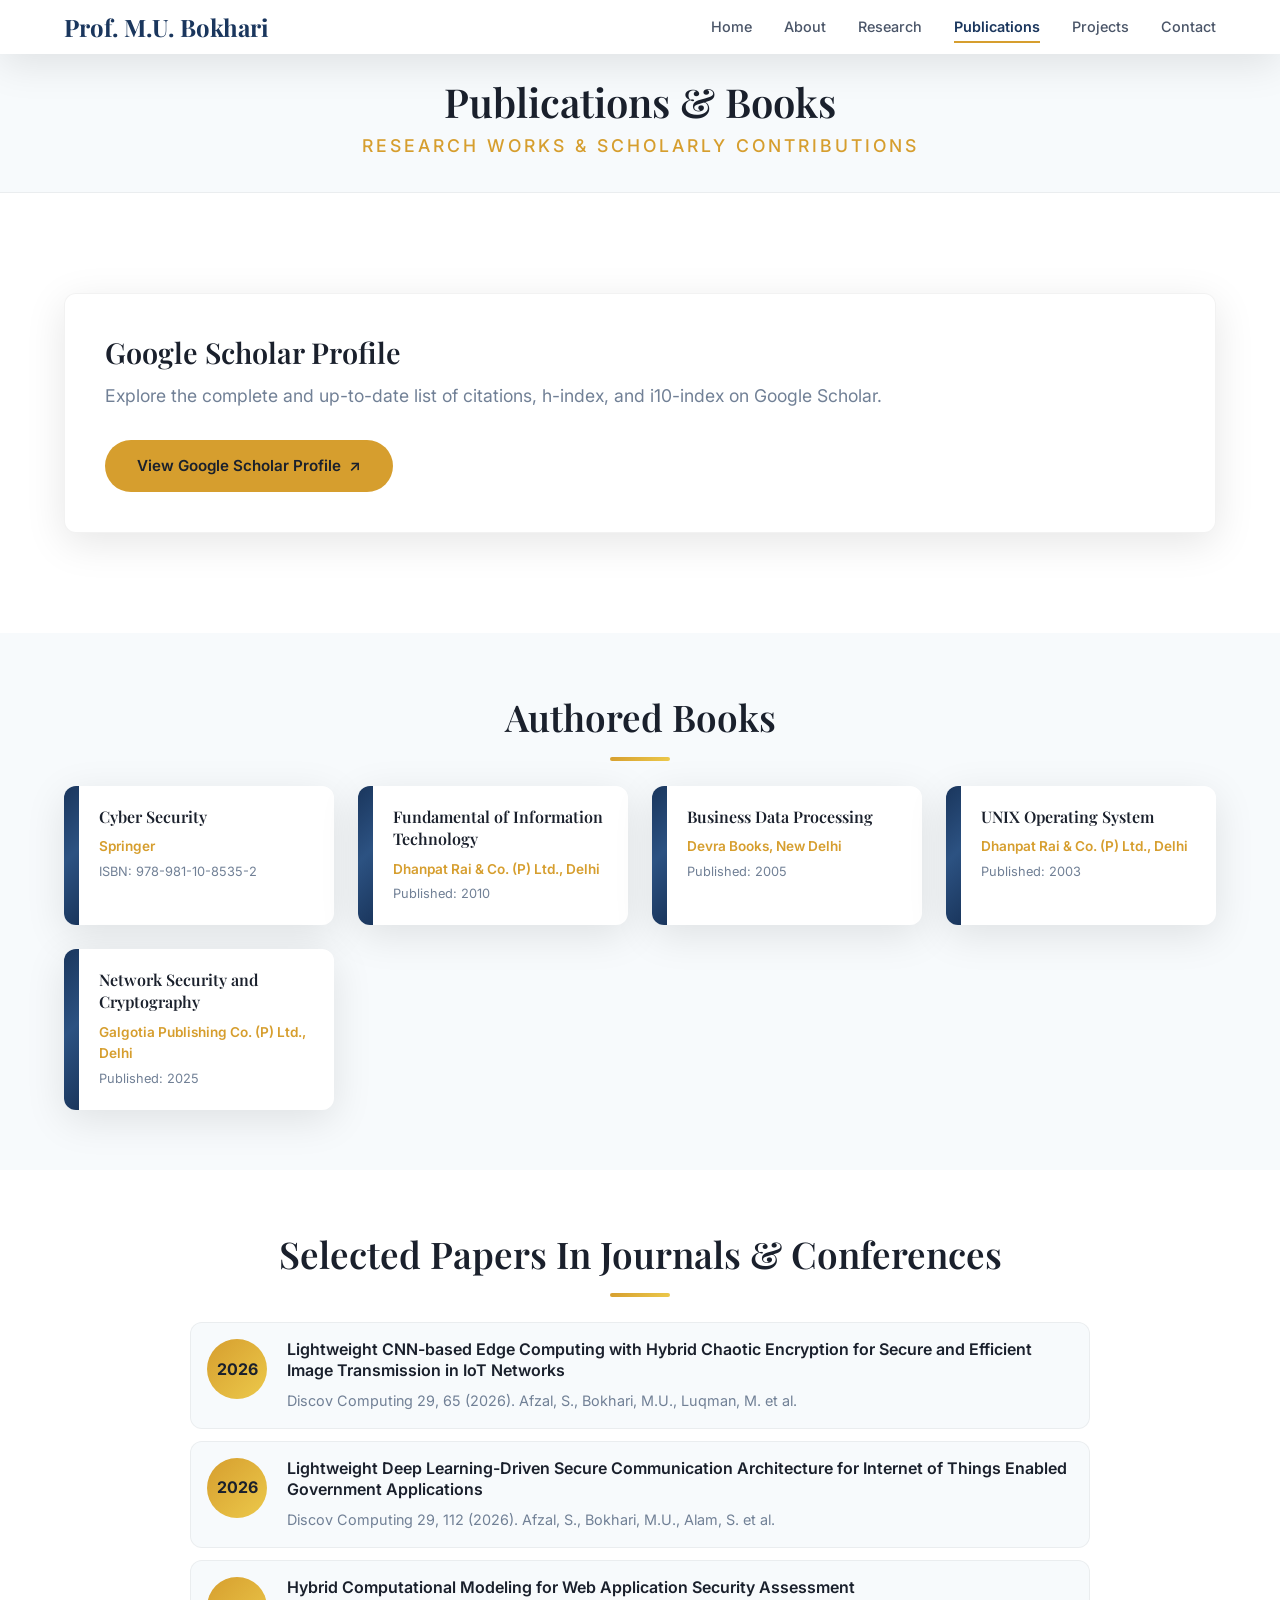
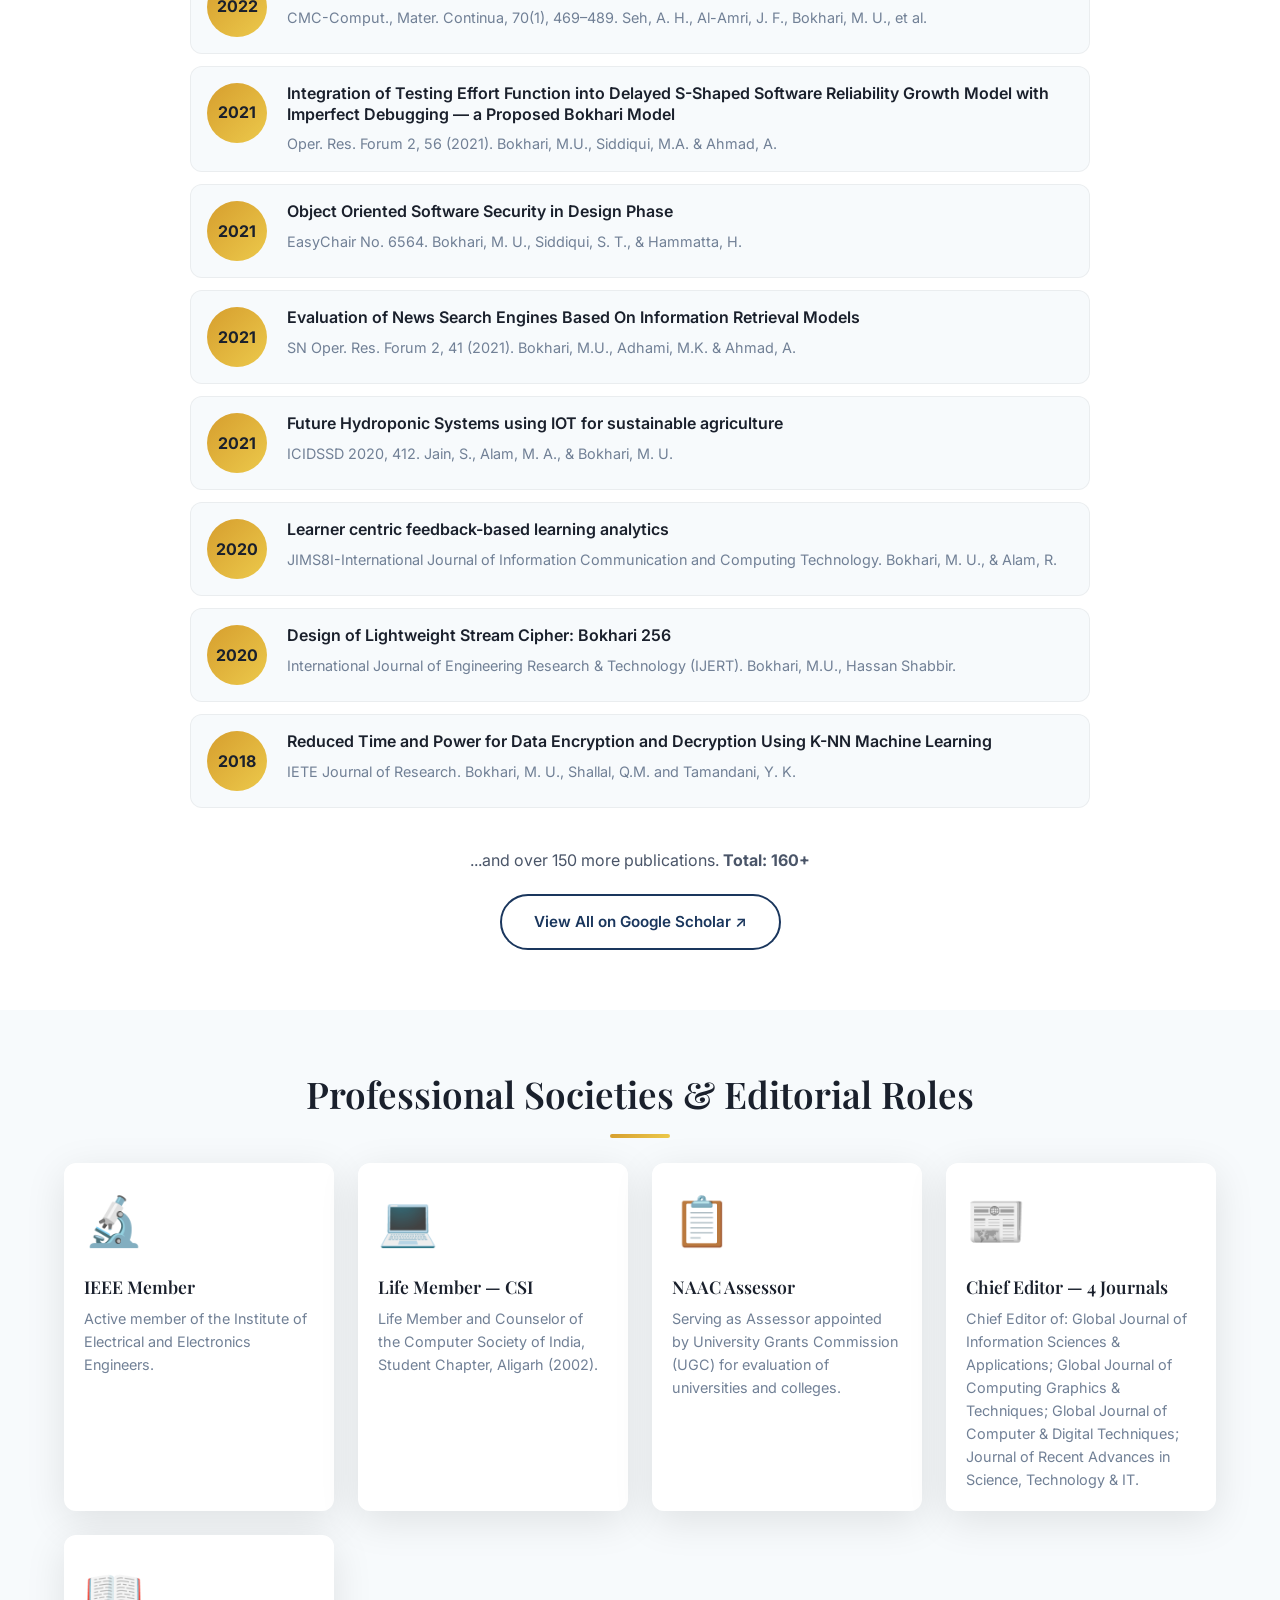
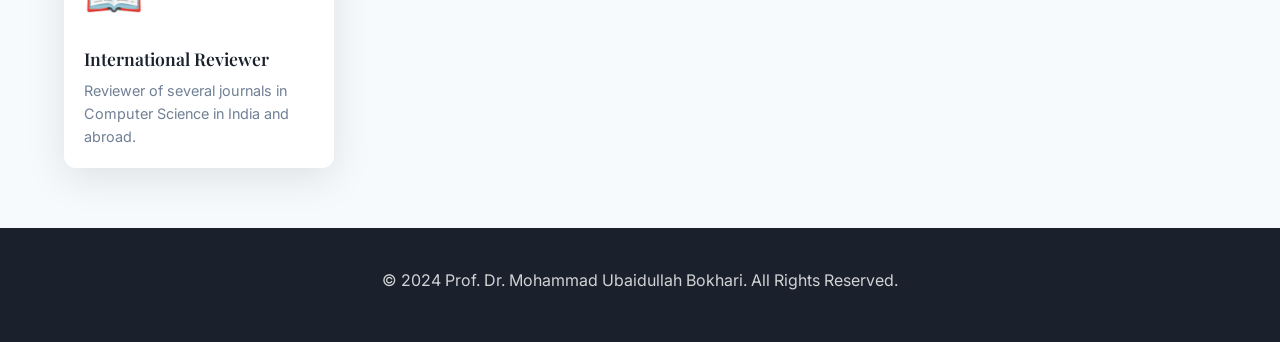
<file: publications.html>
<!DOCTYPE html>
<html lang="en">

<head>
    <meta charset="UTF-8">
    <meta name="viewport" content="width=device-width, initial-scale=1.0">
    <title>Publications & Books | Prof. Dr. Mohammad Ubaidullah Bokhari</title>
    <meta name="description"
        content="List of publications, books, and research papers by Prof. Dr. Mohammad Ubaidullah Bokhari.">
    <link rel="preconnect" href="https://fonts.googleapis.com">
    <link rel="preconnect" href="https://fonts.gstatic.com" crossorigin>
    <link
        href="https://fonts.googleapis.com/css2?family=Playfair+Display:wght@400;600;700&family=Inter:wght@300;400;500;600&display=swap"
        rel="stylesheet">
    <link rel="stylesheet" href="style.css">
    <link rel="icon" type="image/png" href="profilepic_compressed.png">
</head>

<body>
    <!-- Navigation -->
    <nav class="navbar scrolled">
        <div class="nav-container">
            <a href="index.html" class="nav-logo">Prof. M.U. Bokhari</a>
            <button class="nav-toggle" aria-label="Toggle navigation">
                <span></span>
                <span></span>
                <span></span>
            </button>
            <ul class="nav-menu">
                <li><a href="index.html">Home</a></li>
                <li><a href="index.html#about">About</a></li>
                <li><a href="research.html">Research</a></li>
                <li><a href="publications.html" class="active">Publications</a></li>
                <li><a href="projects.html">Projects</a></li>
                <li><a href="index.html#contact">Contact</a></li>
            </ul>
        </div>
    </nav>

    <!-- Header -->
    <header class="page-header">
        <div class="container">
            <h1 class="hero-title">Publications & Books</h1>
            <p class="hero-subtitle" style="color: var(--accent);">Research Works & Scholarly Contributions</p>
        </div>
    </header>

    <!-- Google Scholar Section -->
    <section class="section">
        <div class="container">
            <div class="scholar-profile-card animate-in">
                <div class="scholar-info">
                    <h2>Google Scholar Profile</h2>
                    <p>Explore the complete and up-to-date list of citations, h-index, and i10-index on Google Scholar.
                    </p>
                </div>
                <a href="https://scholar.google.co.in/citations?user=JpIWSI4AAAAJ&hl=en" target="_blank"
                    class="btn btn-primary">
                    View Google Scholar Profile <span style="margin-left: 8px;">↗</span>
                </a>
            </div>
        </div>
    </section>

    <!-- Books Section -->
    <section class="section" style="background: var(--light);">
        <div class="container">
            <h2 class="section-title">Authored Books</h2>
            <div class="books-grid">
                <div class="book-card animate-in">
                    <div class="book-spine"></div>
                    <div class="book-content">
                        <h4>Cyber Security</h4>
                        <p class="publisher">Springer</p>
                        <p class="isbn">ISBN: 978-981-10-8535-2</p>
                    </div>
                </div>
                <div class="book-card animate-in">
                    <div class="book-spine"></div>
                    <div class="book-content">
                        <h4>Fundamental of Information Technology</h4>
                        <p class="publisher">Dhanpat Rai & Co. (P) Ltd., Delhi</p>
                        <p class="isbn">Published: 2010</p>
                    </div>
                </div>
                <div class="book-card animate-in">
                    <div class="book-spine"></div>
                    <div class="book-content">
                        <h4>Business Data Processing</h4>
                        <p class="publisher">Devra Books, New Delhi</p>
                        <p class="isbn">Published: 2005</p>
                    </div>
                </div>
                <div class="book-card animate-in">
                    <div class="book-spine"></div>
                    <div class="book-content">
                        <h4>UNIX Operating System</h4>
                        <p class="publisher">Dhanpat Rai & Co. (P) Ltd., Delhi</p>
                        <p class="isbn">Published: 2003</p>
                    </div>
                </div>
                <div class="book-card animate-in">
                    <div class="book-spine"></div>
                    <div class="book-content">
                        <h4>Network Security and Cryptography</h4>
                        <p class="publisher">Galgotia Publishing Co. (P) Ltd., Delhi</p>
                        <p class="isbn">Published: 2025</p>
                    </div>
                </div>
            </div>
        </div>
    </section>

    <!-- Selected Papers Section -->
    <section class="section">
        <div class="container">
            <h2 class="section-title">Selected Papers In Journals &amp; Conferences</h2>
            <div class="publications-list">
                <div class="publication-item animate-in">
                    <span class="pub-year">2026</span>
                    <div class="pub-details">
                        <h4>Lightweight CNN-based Edge Computing with Hybrid Chaotic Encryption for Secure and Efficient Image Transmission in IoT Networks</h4>
                        <p>Discov Computing 29, 65 (2026). Afzal, S., Bokhari, M.U., Luqman, M. et al.</p>
                    </div>
                </div>
                <div class="publication-item animate-in">
                    <span class="pub-year">2026</span>
                    <div class="pub-details">
                        <h4>Lightweight Deep Learning-Driven Secure Communication Architecture for Internet of Things Enabled Government Applications</h4>
                        <p>Discov Computing 29, 112 (2026). Afzal, S., Bokhari, M.U., Alam, S. et al.</p>
                    </div>
                </div>
                <div class="publication-item animate-in">
                    <span class="pub-year">2022</span>
                    <div class="pub-details">
                        <h4>Hybrid Computational Modeling for Web Application Security Assessment</h4>
                        <p>CMC-Comput., Mater. Continua, 70(1), 469&ndash;489. Seh, A. H., Al-Amri, J. F., Bokhari, M. U., et al.</p>
                    </div>
                </div>
                <div class="publication-item animate-in">
                    <span class="pub-year">2021</span>
                    <div class="pub-details">
                        <h4>Integration of Testing Effort Function into Delayed S-Shaped Software Reliability Growth
                            Model with Imperfect Debugging — a Proposed Bokhari Model</h4>
                        <p>Oper. Res. Forum 2, 56 (2021). Bokhari, M.U., Siddiqui, M.A. &amp; Ahmad, A.</p>
                    </div>
                </div>
                <div class="publication-item animate-in">
                    <span class="pub-year">2021</span>
                    <div class="pub-details">
                        <h4>Object Oriented Software Security in Design Phase</h4>
                        <p>EasyChair No. 6564. Bokhari, M. U., Siddiqui, S. T., & Hammatta, H.</p>
                    </div>
                </div>
                <div class="publication-item animate-in">
                    <span class="pub-year">2021</span>
                    <div class="pub-details">
                        <h4>Evaluation of News Search Engines Based On Information Retrieval Models</h4>
                        <p>SN Oper. Res. Forum 2, 41 (2021). Bokhari, M.U., Adhami, M.K. & Ahmad, A.</p>
                    </div>
                </div>
                <div class="publication-item animate-in">
                    <span class="pub-year">2021</span>
                    <div class="pub-details">
                        <h4>Future Hydroponic Systems using IOT for sustainable agriculture</h4>
                        <p>ICIDSSD 2020, 412. Jain, S., Alam, M. A., & Bokhari, M. U.</p>
                    </div>
                </div>
                <div class="publication-item animate-in">
                    <span class="pub-year">2020</span>
                    <div class="pub-details">
                        <h4>Learner centric feedback-based learning analytics</h4>
                        <p>JIMS8I-International Journal of Information Communication and Computing Technology. Bokhari,
                            M. U., & Alam, R.</p>
                    </div>
                </div>
                <div class="publication-item animate-in">
                    <span class="pub-year">2020</span>
                    <div class="pub-details">
                        <h4>Design of Lightweight Stream Cipher: Bokhari 256</h4>
                        <p>International Journal of Engineering Research & Technology (IJERT). Bokhari, M.U., Hassan
                            Shabbir.</p>
                    </div>
                </div>
                <div class="publication-item animate-in">
                    <span class="pub-year">2018</span>
                    <div class="pub-details">
                        <h4>Reduced Time and Power for Data Encryption and Decryption Using K-NN Machine Learning</h4>
                        <p>IETE Journal of Research. Bokhari, M. U., Shallal, Q.M. and Tamandani, Y. K.</p>
                    </div>
                </div>
            </div>
            <div style="text-align: center; margin-top: 40px;">
                <p>...and over 150 more publications. <strong>Total: 160+</strong></p>
                <div style="display: flex; gap: 16px; justify-content: center; flex-wrap: wrap; margin-top: 20px;">
                    <a href="https://scholar.google.co.in/citations?user=JpIWSI4AAAAJ&amp;hl=en" target="_blank"
                        class="btn btn-secondary"
                        style="color: var(--primary); border-color: var(--primary);">
                        View All on Google Scholar ↗
                    </a>
                </div>
            </div>
        </div>
    </section>

    <!-- Professional Societies & Editorial Roles -->
    <section class="section" style="background: var(--light);">
        <div class="container">
            <h2 class="section-title">Professional Societies &amp; Editorial Roles</h2>
            <div class="research-grid" style="grid-template-columns: repeat(auto-fit, minmax(260px, 1fr));">
                <div class="research-card animate-in" style="text-align: left;">
                    <div class="research-icon">🔬</div>
                    <h3>IEEE Member</h3>
                    <p>Active member of the Institute of Electrical and Electronics Engineers.</p>
                </div>
                <div class="research-card animate-in" style="text-align: left;">
                    <div class="research-icon">💻</div>
                    <h3>Life Member &mdash; CSI</h3>
                    <p>Life Member and Counselor of the Computer Society of India, Student Chapter, Aligarh (2002).</p>
                </div>
                <div class="research-card animate-in" style="text-align: left;">
                    <div class="research-icon">📋</div>
                    <h3>NAAC Assessor</h3>
                    <p>Serving as Assessor appointed by University Grants Commission (UGC) for evaluation of universities and colleges.</p>
                </div>
                <div class="research-card animate-in" style="text-align: left;">
                    <div class="research-icon">📰</div>
                    <h3>Chief Editor &mdash; 4 Journals</h3>
                    <p>Chief Editor of: Global Journal of Information Sciences &amp; Applications; Global Journal of Computing Graphics &amp; Techniques; Global Journal of Computer &amp; Digital Techniques; Journal of Recent Advances in Science, Technology &amp; IT.</p>
                </div>
                <div class="research-card animate-in" style="text-align: left;">
                    <div class="research-icon">📖</div>
                    <h3>International Reviewer</h3>
                    <p>Reviewer of several journals in Computer Science in India and abroad.</p>
                </div>
            </div>
        </div>
    </section>

    <!-- Footer -->
    <footer class="footer">
        <div class="container">
            <div class="footer-content">
                <p>&copy; 2024 Prof. Dr. Mohammad Ubaidullah Bokhari. All Rights Reserved.</p>
            </div>
        </div>
    </footer>

    <script>
        // Copy existing script for navbar toggle and animation
        const navToggle = document.querySelector('.nav-toggle');
        const navMenu = document.querySelector('.nav-menu');

        navToggle.addEventListener('click', () => {
            navMenu.classList.toggle('active');
            navToggle.classList.toggle('active');
        });

        // Close menu when clicking a link
        document.querySelectorAll('.nav-menu a').forEach(link => {
            link.addEventListener('click', () => {
                navMenu.classList.remove('active');
                navToggle.classList.remove('active');
            });
        });

        const observerOptions = {
            threshold: 0.1,
            rootMargin: '0px 0px -50px 0px'
        };

        const observer = new IntersectionObserver((entries) => {
            entries.forEach(entry => {
                if (entry.isIntersecting) {
                    entry.target.classList.add('animate-in');
                }
            });
        }, observerOptions);

        document.querySelectorAll('.book-card, .publication-item, .scholar-profile-card').forEach(el => {
            observer.observe(el);
        });
    </script>
</body>

</html>
</file>
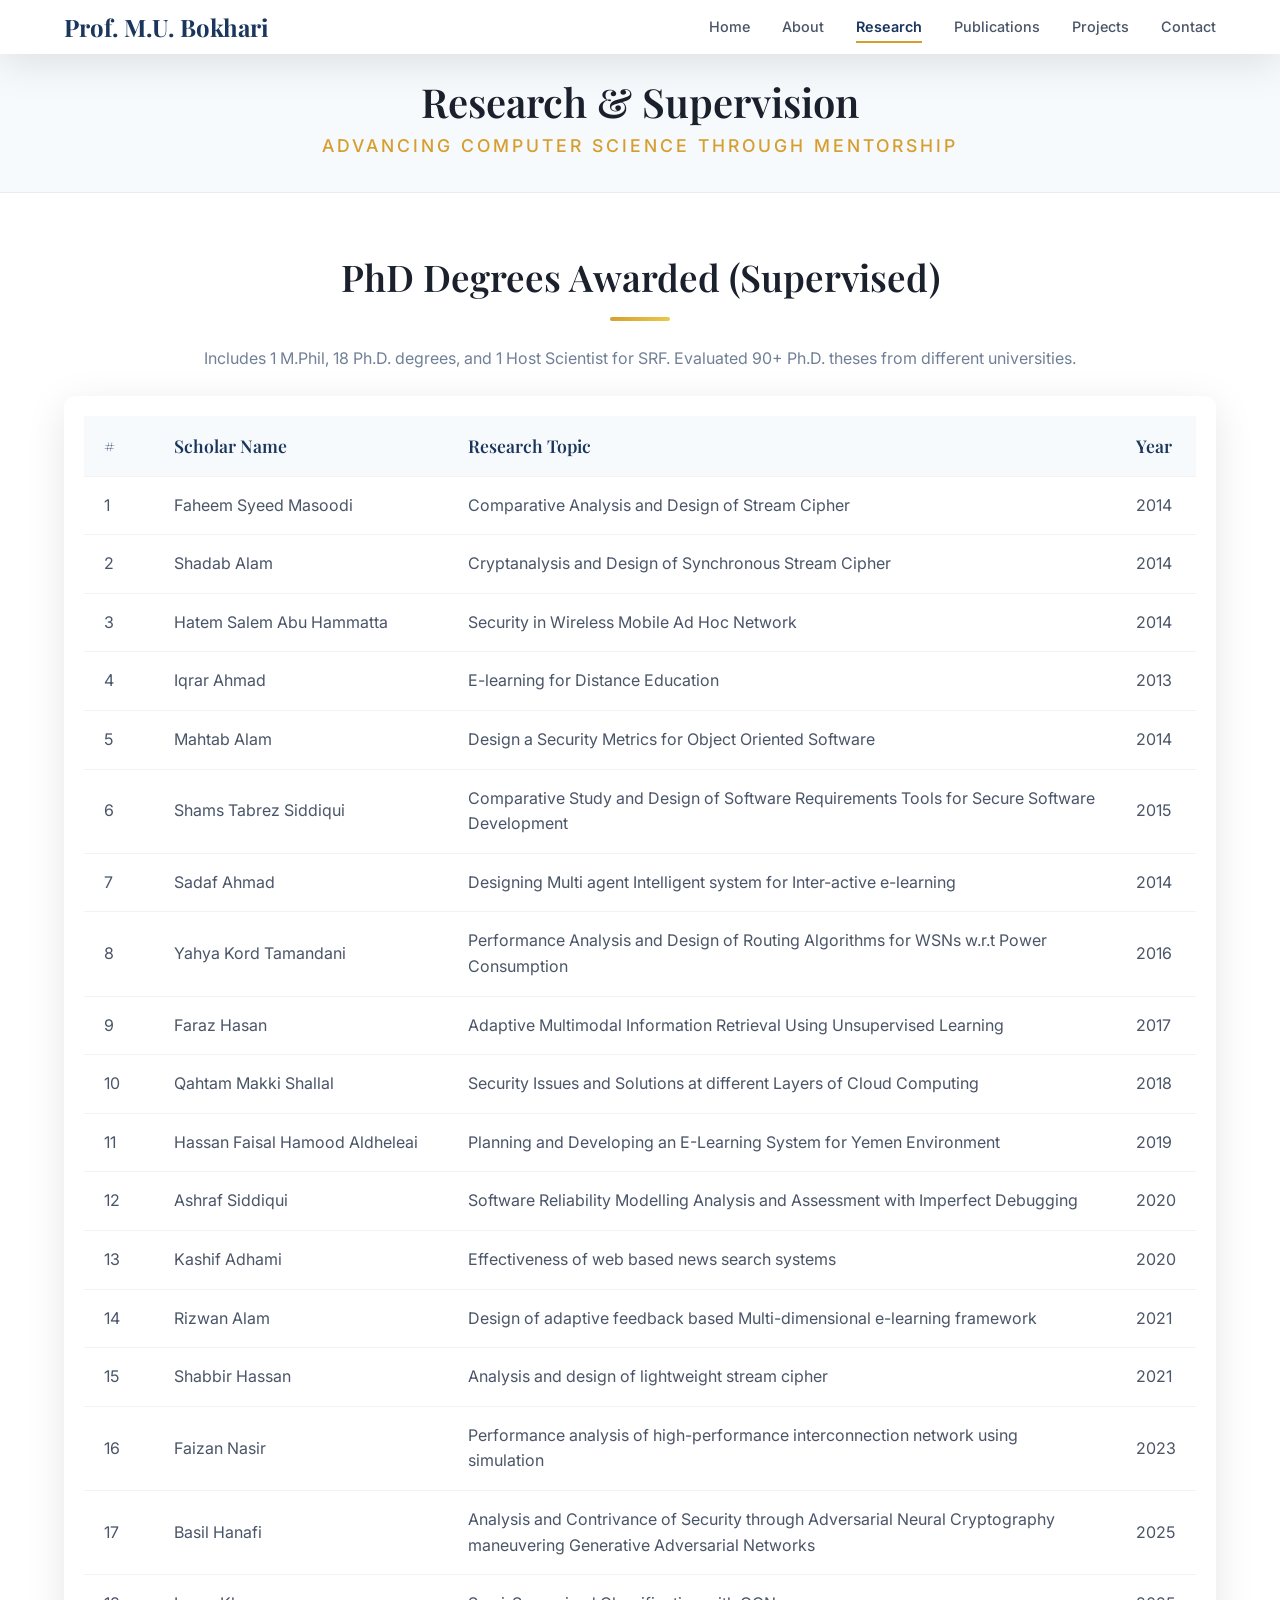
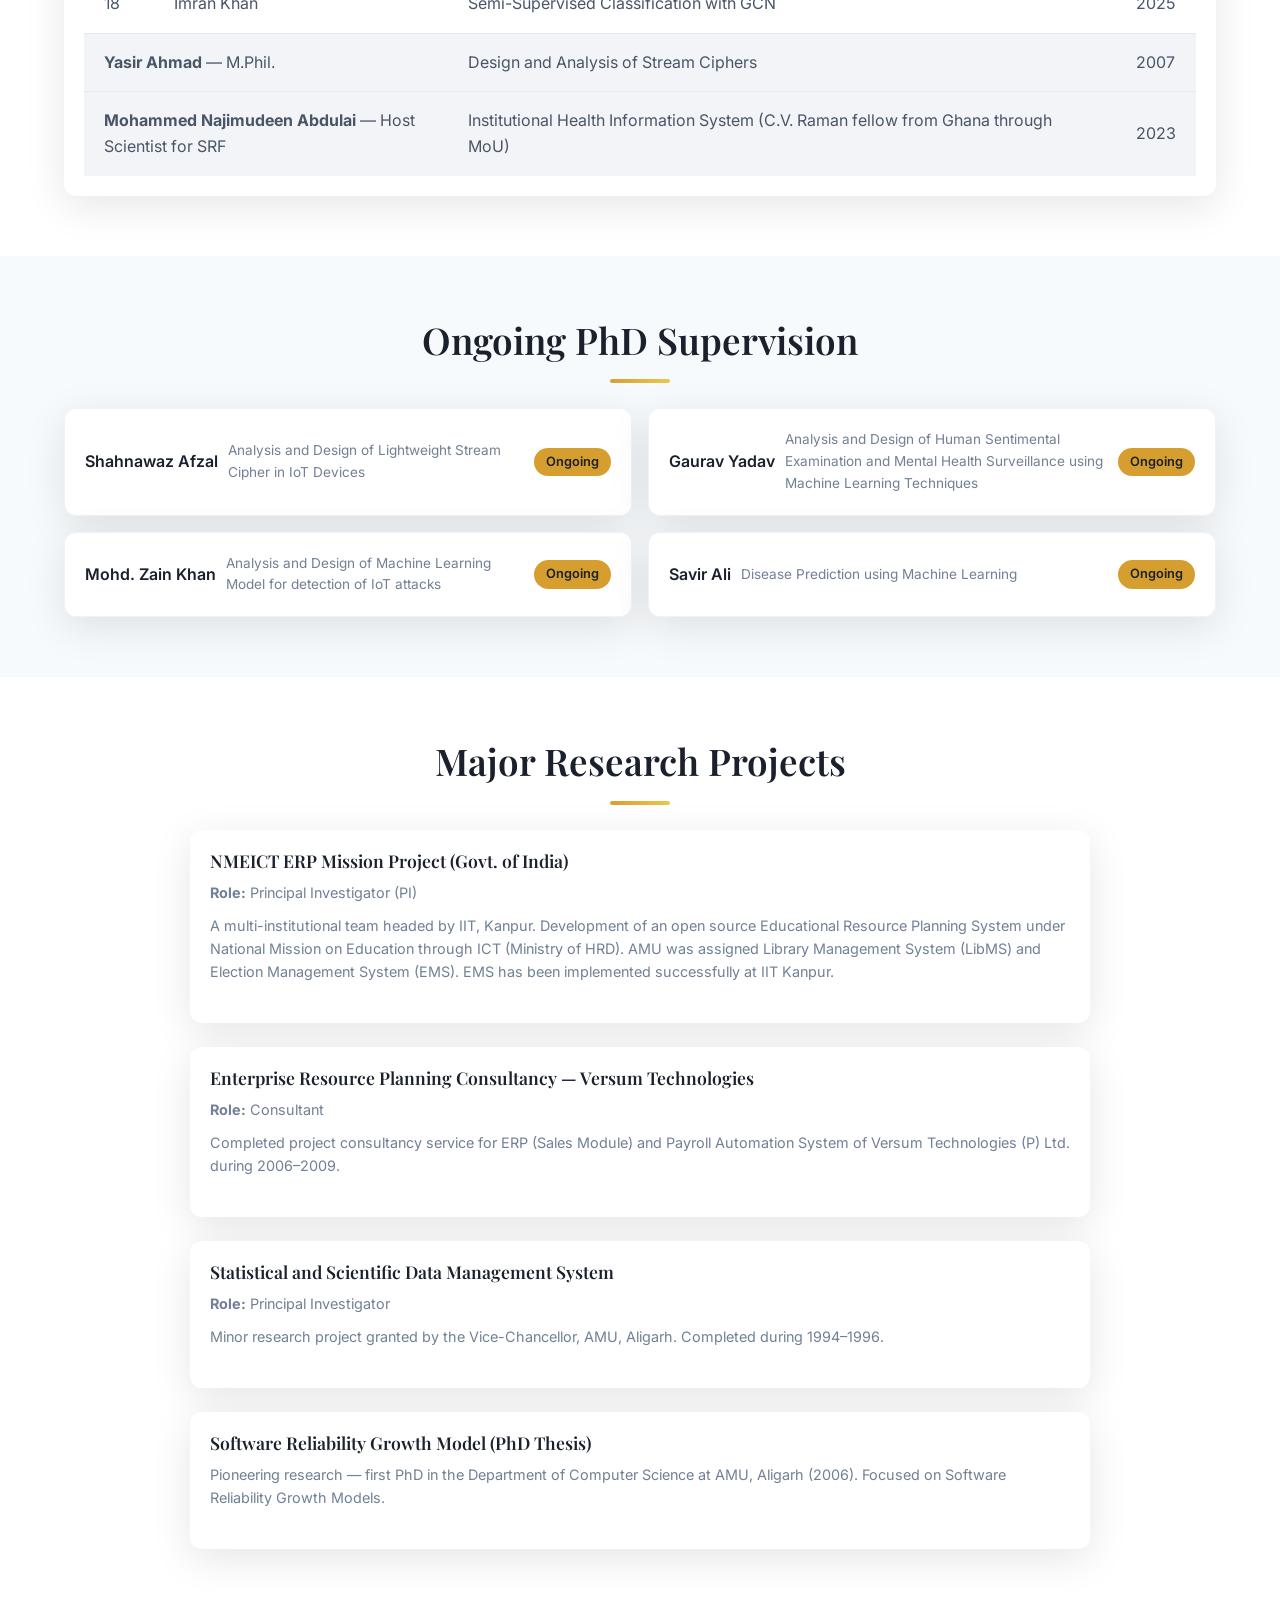
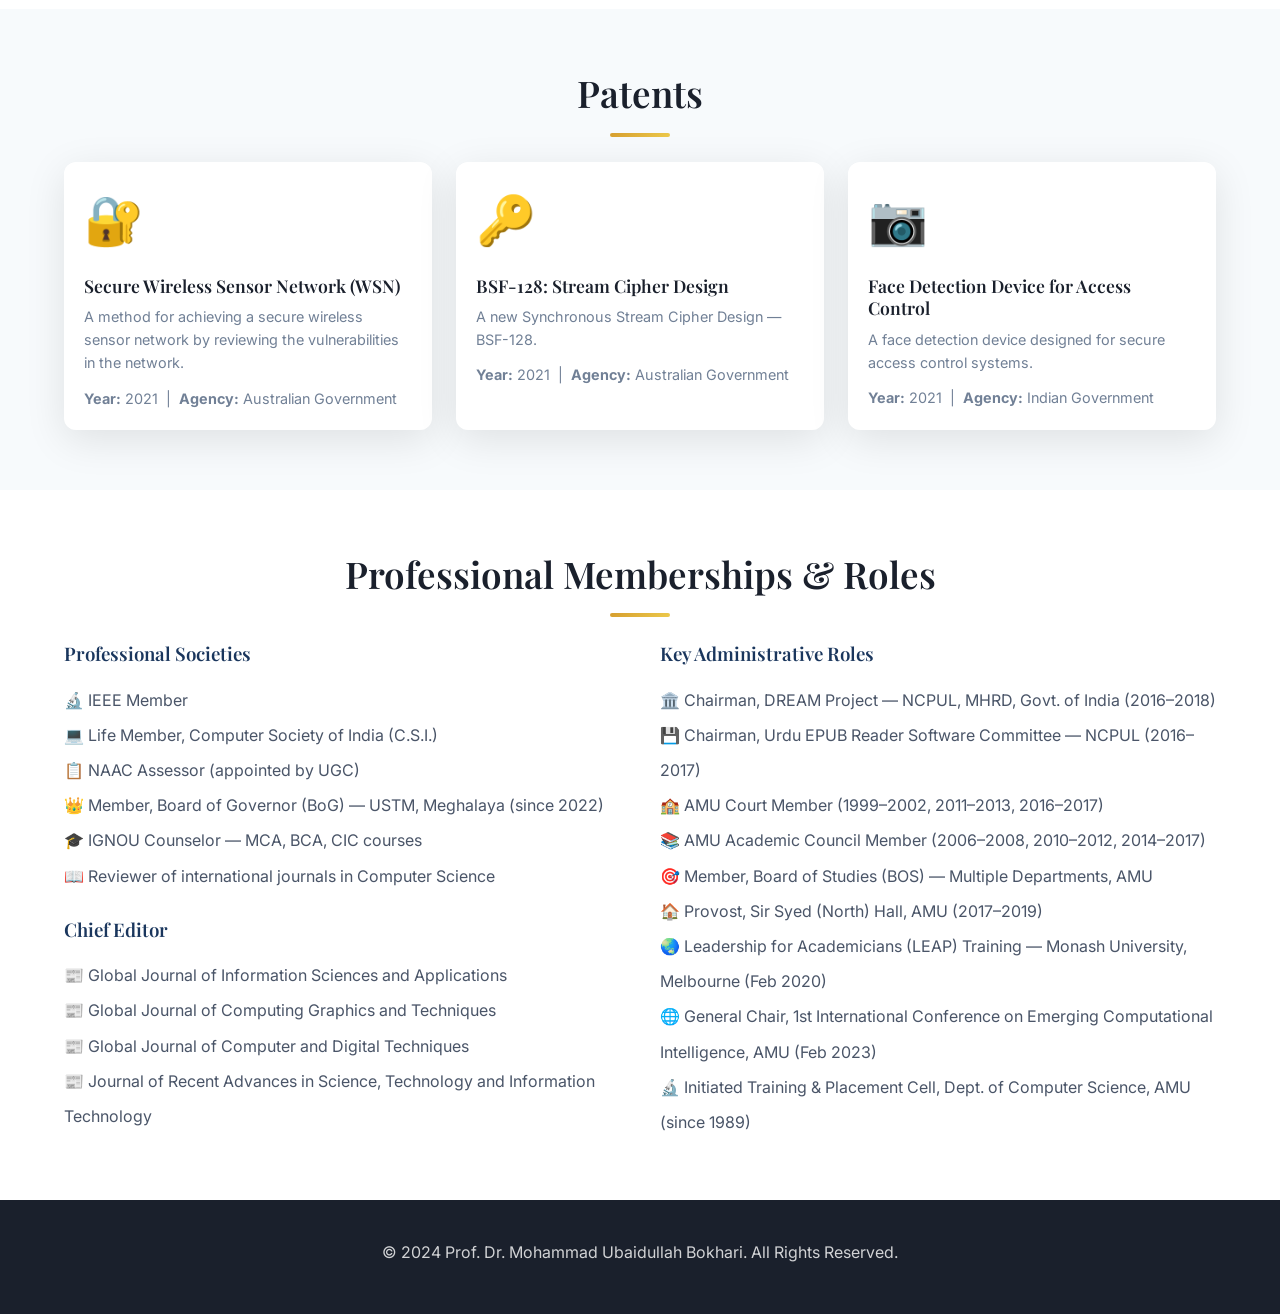
<file: research.html>
<!DOCTYPE html>
<html lang="en">

<head>
    <meta charset="UTF-8">
    <meta name="viewport" content="width=device-width, initial-scale=1.0">
    <title>Research & Supervision | Prof. Dr. Mohammad Ubaidullah Bokhari</title>
    <meta name="description"
        content="PhD supervision and research projects led by Prof. Dr. Mohammad Ubaidullah Bokhari.">
    <link rel="preconnect" href="https://fonts.googleapis.com">
    <link rel="preconnect" href="https://fonts.gstatic.com" crossorigin>
    <link
        href="https://fonts.googleapis.com/css2?family=Playfair+Display:wght@400;600;700&family=Inter:wght@300;400;500;600&display=swap"
        rel="stylesheet">
    <link rel="stylesheet" href="style.css">
    <link rel="icon" type="image/png" href="profilepic_compressed.png">
</head>

<body>
    <!-- Navigation -->
    <nav class="navbar scrolled">
        <div class="nav-container">
            <a href="index.html" class="nav-logo">Prof. M.U. Bokhari</a>
            <button class="nav-toggle" aria-label="Toggle navigation">
                <span></span>
                <span></span>
                <span></span>
            </button>
            <ul class="nav-menu">
                <li><a href="index.html">Home</a></li>
                <li><a href="index.html#about">About</a></li>
                <li><a href="research.html" class="active">Research</a></li>
                <li><a href="publications.html">Publications</a></li>
                <li><a href="projects.html">Projects</a></li>
                <li><a href="index.html#contact">Contact</a></li>
            </ul>
        </div>
    </nav>

    <!-- Header -->
    <header class="page-header">
        <div class="container">
            <h1 class="hero-title">Research & Supervision</h1>
            <p class="hero-subtitle" style="color: var(--accent);">Advancing Computer Science Through Mentorship</p>
        </div>
    </header>

    <!-- PhD Awarded Section -->
    <section class="section">
        <div class="container">
            <h2 class="section-title">PhD Degrees Awarded (Supervised)</h2>
            <p style="text-align:center; color: var(--text-light); margin-bottom: 24px;">Includes 1 M.Phil, 18 Ph.D. degrees, and 1 Host Scientist for SRF. Evaluated 90+ Ph.D. theses from different universities.</p>
            <div class="scholars-table-container animate-in">
                <table class="scholars-table">
                    <thead>
                        <tr>
                            <th>#</th>
                            <th>Scholar Name</th>
                            <th>Research Topic</th>
                            <th>Year</th>
                        </tr>
                    </thead>
                    <tbody>
                        <tr>
                            <td>1</td>
                            <td>Faheem Syeed Masoodi</td>
                            <td>Comparative Analysis and Design of Stream Cipher</td>
                            <td>2014</td>
                        </tr>
                        <tr>
                            <td>2</td>
                            <td>Shadab Alam</td>
                            <td>Cryptanalysis and Design of Synchronous Stream Cipher</td>
                            <td>2014</td>
                        </tr>
                        <tr>
                            <td>3</td>
                            <td>Hatem Salem Abu Hammatta</td>
                            <td>Security in Wireless Mobile Ad Hoc Network</td>
                            <td>2014</td>
                        </tr>
                        <tr>
                            <td>4</td>
                            <td>Iqrar Ahmad</td>
                            <td>E-learning for Distance Education</td>
                            <td>2013</td>
                        </tr>
                        <tr>
                            <td>5</td>
                            <td>Mahtab Alam</td>
                            <td>Design a Security Metrics for Object Oriented Software</td>
                            <td>2014</td>
                        </tr>
                        <tr>
                            <td>6</td>
                            <td>Shams Tabrez Siddiqui</td>
                            <td>Comparative Study and Design of Software Requirements Tools for Secure Software
                                Development</td>
                            <td>2015</td>
                        </tr>
                        <tr>
                            <td>7</td>
                            <td>Sadaf Ahmad</td>
                            <td>Designing Multi agent Intelligent system for Inter-active e-learning</td>
                            <td>2014</td>
                        </tr>
                        <tr>
                            <td>8</td>
                            <td>Yahya Kord Tamandani</td>
                            <td>Performance Analysis and Design of Routing Algorithms for WSNs w.r.t Power Consumption
                            </td>
                            <td>2016</td>
                        </tr>
                        <tr>
                            <td>9</td>
                            <td>Faraz Hasan</td>
                            <td>Adaptive Multimodal Information Retrieval Using Unsupervised Learning</td>
                            <td>2017</td>
                        </tr>
                        <tr>
                            <td>10</td>
                            <td>Qahtam Makki Shallal</td>
                            <td>Security Issues and Solutions at different Layers of Cloud Computing</td>
                            <td>2018</td>
                        </tr>
                        <tr>
                            <td>11</td>
                            <td>Hassan Faisal Hamood Aldheleai</td>
                            <td>Planning and Developing an E-Learning System for Yemen Environment</td>
                            <td>2019</td>
                        </tr>
                        <tr>
                            <td>12</td>
                            <td>Ashraf Siddiqui</td>
                            <td>Software Reliability Modelling Analysis and Assessment with Imperfect Debugging</td>
                            <td>2020</td>
                        </tr>
                        <tr>
                            <td>13</td>
                            <td>Kashif Adhami</td>
                            <td>Effectiveness of web based news search systems</td>
                            <td>2020</td>
                        </tr>
                        <tr>
                            <td>14</td>
                            <td>Rizwan Alam</td>
                            <td>Design of adaptive feedback based Multi-dimensional e-learning framework</td>
                            <td>2021</td>
                        </tr>
                        <tr>
                            <td>15</td>
                            <td>Shabbir Hassan</td>
                            <td>Analysis and design of lightweight stream cipher</td>
                            <td>2021</td>
                        </tr>
                        <tr>
                            <td>16</td>
                            <td>Faizan Nasir</td>
                            <td>Performance analysis of high-performance interconnection network using simulation</td>
                            <td>2023</td>
                        </tr>
                        <tr>
                            <td>17</td>
                            <td>Basil Hanafi</td>
                            <td>Analysis and Contrivance of Security through Adversarial Neural Cryptography maneuvering Generative Adversarial Networks</td>
                            <td>2025</td>
                        </tr>
                        <tr>
                            <td>18</td>
                            <td>Imran Khan</td>
                            <td>Semi-Supervised Classification with GCN</td>
                            <td>2025</td>
                        </tr>
                        <tr style="background: rgba(var(--primary-rgb, 26,54,93), 0.05);">
                            <td colspan="2"><strong>Yasir Ahmad</strong> — M.Phil.</td>
                            <td>Design and Analysis of Stream Ciphers</td>
                            <td>2007</td>
                        </tr>
                        <tr style="background: rgba(var(--primary-rgb, 26,54,93), 0.05);">
                            <td colspan="2"><strong>Mohammed Najimudeen Abdulai</strong> — Host Scientist for SRF</td>
                            <td>Institutional Health Information System (C.V. Raman fellow from Ghana through MoU)</td>
                            <td>2023</td>
                        </tr>
                    </tbody>
                </table>
            </div>
        </div>
    </section>

    <!-- Ongoing PhDs -->
    <section class="section" style="background: var(--light);">
        <div class="container">
            <h2 class="section-title">Ongoing PhD Supervision</h2>
            <div class="scholars-grid">
                <div class="scholar-item animate-in">
                    <span class="scholar-name">Shahnawaz Afzal</span>
                    <span class="scholar-topic">Analysis and Design of Lightweight Stream Cipher in IoT Devices</span>
                    <span class="scholar-year">Ongoing</span>
                </div>
                <div class="scholar-item animate-in">
                    <span class="scholar-name">Gaurav Yadav</span>
                    <span class="scholar-topic">Analysis and Design of Human Sentimental Examination and Mental Health Surveillance using Machine Learning Techniques</span>
                    <span class="scholar-year">Ongoing</span>
                </div>
                <div class="scholar-item animate-in">
                    <span class="scholar-name">Mohd. Zain Khan</span>
                    <span class="scholar-topic">Analysis and Design of Machine Learning Model for detection of IoT attacks</span>
                    <span class="scholar-year">Ongoing</span>
                </div>
                <div class="scholar-item animate-in">
                    <span class="scholar-name">Savir Ali</span>
                    <span class="scholar-topic">Disease Prediction using Machine Learning</span>
                    <span class="scholar-year">Ongoing</span>
                </div>
            </div>
        </div>
    </section>

    <!-- Major Research Projects -->
    <section class="section">
        <div class="container">
            <h2 class="section-title">Major Research Projects</h2>
            <div class="research-grid" style="grid-template-columns: 1fr; max-width: 900px; margin: 0 auto;">
                <div class="research-card animate-in" style="text-align: left;">
                    <h3>NMEICT ERP Mission Project (Govt. of India)</h3>
                    <p style="margin-bottom: 10px;"><strong>Role:</strong> Principal Investigator (PI)</p>
                    <p style="margin-bottom: 20px;">A multi-institutional team headed by IIT, Kanpur. Development of an open source Educational Resource Planning System under National Mission on Education through ICT (Ministry of HRD). AMU was assigned Library Management System (LibMS) and Election Management System (EMS). EMS has been implemented successfully at IIT Kanpur.</p>
                </div>
                <div class="research-card animate-in" style="text-align: left;">
                    <h3>Enterprise Resource Planning Consultancy — Versum Technologies</h3>
                    <p style="margin-bottom: 10px;"><strong>Role:</strong> Consultant</p>
                    <p style="margin-bottom: 20px;">Completed project consultancy service for ERP (Sales Module) and Payroll Automation System of Versum Technologies (P) Ltd. during 2006–2009.</p>
                </div>
                <div class="research-card animate-in" style="text-align: left;">
                    <h3>Statistical and Scientific Data Management System</h3>
                    <p style="margin-bottom: 10px;"><strong>Role:</strong> Principal Investigator</p>
                    <p style="margin-bottom: 20px;">Minor research project granted by the Vice-Chancellor, AMU, Aligarh. Completed during 1994–1996.</p>
                </div>
                <div class="research-card animate-in" style="text-align: left;">
                    <h3>Software Reliability Growth Model (PhD Thesis)</h3>
                    <p style="margin-bottom: 20px;">Pioneering research — first PhD in the Department of Computer Science at AMU, Aligarh (2006). Focused on Software Reliability Growth Models.</p>
                </div>
            </div>
        </div>
    </section>

    <!-- Patents -->
    <section id="patents" class="section" style="background: var(--light);">
        <div class="container">
            <h2 class="section-title">Patents</h2>
            <div class="research-grid" style="grid-template-columns: repeat(auto-fit, minmax(280px, 1fr));">
                <div class="research-card animate-in" style="text-align: left;">
                    <div class="research-icon">🔐</div>
                    <h3>Secure Wireless Sensor Network (WSN)</h3>
                    <p>A method for achieving a secure wireless sensor network by reviewing the vulnerabilities in the network.</p>
                    <p style="margin-top: 12px;"><strong>Year:</strong> 2021 &nbsp;|&nbsp; <strong>Agency:</strong> Australian Government</p>
                </div>
                <div class="research-card animate-in" style="text-align: left;">
                    <div class="research-icon">🔑</div>
                    <h3>BSF-128: Stream Cipher Design</h3>
                    <p>A new Synchronous Stream Cipher Design — BSF-128.</p>
                    <p style="margin-top: 12px;"><strong>Year:</strong> 2021 &nbsp;|&nbsp; <strong>Agency:</strong> Australian Government</p>
                </div>
                <div class="research-card animate-in" style="text-align: left;">
                    <div class="research-icon">📷</div>
                    <h3>Face Detection Device for Access Control</h3>
                    <p>A face detection device designed for secure access control systems.</p>
                    <p style="margin-top: 12px;"><strong>Year:</strong> 2021 &nbsp;|&nbsp; <strong>Agency:</strong> Indian Government</p>
                </div>
            </div>
        </div>
    </section>

    <!-- Professional Memberships & Administrative Roles -->
    <section class="section">
        <div class="container">
            <h2 class="section-title">Professional Memberships &amp; Roles</h2>
            <div class="about-content" style="grid-template-columns: 1fr 1fr; gap: 40px;">
                <div>
                    <h3 style="margin-bottom: 16px; color: var(--primary);">Professional Societies</h3>
                    <ul style="list-style: none; padding: 0; line-height: 2.2;">
                        <li>🔬 IEEE Member</li>
                        <li>💻 Life Member, Computer Society of India (C.S.I.)</li>
                        <li>📋 NAAC Assessor (appointed by UGC)</li>
                        <li>👑 Member, Board of Governor (BoG) — USTM, Meghalaya (since 2022)</li>
                        <li>🎓 IGNOU Counselor — MCA, BCA, CIC courses</li>
                        <li>📖 Reviewer of international journals in Computer Science</li>
                    </ul>
                    <h3 style="margin-top: 24px; margin-bottom: 16px; color: var(--primary);">Chief Editor</h3>
                    <ul style="list-style: none; padding: 0; line-height: 2.2;">
                        <li>📰 Global Journal of Information Sciences and Applications</li>
                        <li>📰 Global Journal of Computing Graphics and Techniques</li>
                        <li>📰 Global Journal of Computer and Digital Techniques</li>
                        <li>📰 Journal of Recent Advances in Science, Technology and Information Technology</li>
                    </ul>
                </div>
                <div>
                    <h3 style="margin-bottom: 16px; color: var(--primary);">Key Administrative Roles</h3>
                    <ul style="list-style: none; padding: 0; line-height: 2.2;">
                        <li>🏛️ Chairman, DREAM Project — NCPUL, MHRD, Govt. of India (2016–2018)</li>
                        <li>💾 Chairman, Urdu EPUB Reader Software Committee — NCPUL (2016–2017)</li>
                        <li>🏫 AMU Court Member (1999–2002, 2011–2013, 2016–2017)</li>
                        <li>📚 AMU Academic Council Member (2006–2008, 2010–2012, 2014–2017)</li>
                        <li>🎯 Member, Board of Studies (BOS) — Multiple Departments, AMU</li>
                        <li>🏠 Provost, Sir Syed (North) Hall, AMU (2017–2019)</li>
                        <li>🌏 Leadership for Academicians (LEAP) Training — Monash University, Melbourne (Feb 2020)</li>
                        <li>🌐 General Chair, 1st International Conference on Emerging Computational Intelligence, AMU (Feb 2023)</li>
                        <li>🔬 Initiated Training &amp; Placement Cell, Dept. of Computer Science, AMU (since 1989)</li>
                    </ul>
                </div>
            </div>
        </div>
    </section>

    <!-- Footer -->
    <footer class="footer">
        <div class="container">
            <div class="footer-content">
                <p>&copy; 2024 Prof. Dr. Mohammad Ubaidullah Bokhari. All Rights Reserved.</p>
            </div>
        </div>
    </footer>

    <script>
        // Copy existing script for navbar toggle and animation
        const navToggle = document.querySelector('.nav-toggle');
        const navMenu = document.querySelector('.nav-menu');

        navToggle.addEventListener('click', () => {
            navMenu.classList.toggle('active');
            navToggle.classList.toggle('active');
        });

        // Close menu when clicking a link
        document.querySelectorAll('.nav-menu a').forEach(link => {
            link.addEventListener('click', () => {
                navMenu.classList.remove('active');
                navToggle.classList.remove('active');
            });
        });

        const observerOptions = {
            threshold: 0.1,
            rootMargin: '0px 0px -50px 0px'
        };

        const observer = new IntersectionObserver((entries) => {
            entries.forEach(entry => {
                if (entry.isIntersecting) {
                    entry.target.classList.add('animate-in');
                }
            });
        }, observerOptions);

        document.querySelectorAll('.scholars-table-container, .scholar-item, .research-card').forEach(el => {
            observer.observe(el);
        });
    </script>
</body>

</html>
</file>
<file: style.css>
/* ===== CSS Variables ===== */
:root {
    --primary: #1a365d;
    --primary-light: #2c5282;
    --accent: #d69e2e;
    --accent-light: #ecc94b;
    --dark: #1a202c;
    --dark-light: #2d3748;
    --text: #4a5568;
    --text-light: #718096;
    --light: #f7fafc;
    --white: #ffffff;
    --gradient: linear-gradient(135deg, #1a365d 0%, #2c5282 50%, #1a365d 100%);
    --gradient-gold: linear-gradient(135deg, #d69e2e 0%, #ecc94b 100%);
    --shadow: 0 10px 40px rgba(0, 0, 0, 0.1);
    --shadow-lg: 0 25px 50px rgba(0, 0, 0, 0.15);
    --radius: 12px;
    --transition: all 0.3s ease;
}

/* ===== Reset & Base ===== */
*,
*::before,
*::after {
    margin: 0;
    padding: 0;
    box-sizing: border-box;
}

html {
    scroll-behavior: smooth;
}

body {
    font-family: 'Inter', -apple-system, BlinkMacSystemFont, sans-serif;
    font-size: 16px;
    line-height: 1.6;
    color: var(--text);
    background: var(--white);
    overflow-x: hidden;
}

h1,
h2,
h3,
h4,
h5,
h6 {
    font-family: 'Playfair Display', Georgia, serif;
    font-weight: 600;
    color: var(--dark);
    line-height: 1.3;
}

a {
    text-decoration: none;
    color: inherit;
    transition: var(--transition);
}

img {
    max-width: 100%;
    height: auto;
}

.container {
    max-width: 1200px;
    margin: 0 auto;
    padding: 0 24px;
}

/* ===== Navigation ===== */
.navbar {
    position: fixed;
    top: 0;
    left: 0;
    right: 0;
    z-index: 1000;
    padding: 12px 0;
    transition: var(--transition);
}

.navbar.scrolled {
    background: rgba(255, 255, 255, 0.95);
    backdrop-filter: blur(10px);
    box-shadow: var(--shadow);
    padding: 8px 0;
}

.nav-container {
    max-width: 1200px;
    margin: 0 auto;
    padding: 0 24px;
    display: flex;
    justify-content: space-between;
    align-items: center;
}

.nav-logo {
    font-family: 'Playfair Display', serif;
    font-size: 1.5rem;
    font-weight: 700;
    color: var(--white);
    transition: var(--transition);
}

.navbar.scrolled .nav-logo {
    color: var(--primary);
}

.nav-menu {
    display: flex;
    gap: 32px;
    list-style: none;
}

.nav-menu a {
    font-size: 0.9rem;
    font-weight: 500;
    color: rgba(255, 255, 255, 0.9);
    position: relative;
    padding: 8px 0;
}

.navbar.scrolled .nav-menu a {
    color: var(--text);
}

.nav-menu a::after {
    content: '';
    position: absolute;
    bottom: 0;
    left: 0;
    width: 0;
    height: 2px;
    background: var(--accent);
    transition: var(--transition);
}

.nav-menu a:hover::after,
.nav-menu a.active::after {
    width: 100%;
}

.nav-menu a.active {
    font-weight: 600;
}

.navbar.scrolled .nav-menu a.active {
    color: var(--primary);
}


.nav-toggle {
    display: none;
    flex-direction: column;
    gap: 5px;
    background: none;
    border: none;
    cursor: pointer;
    padding: 5px;
}

.nav-toggle span {
    width: 25px;
    height: 2px;
    background: var(--white);
    transition: var(--transition);
}

.navbar.scrolled .nav-toggle span {
    background: var(--dark);
}

/* ===== Page Header ===== */
.page-header {
    background: var(--light);
    padding: 80px 0 20px;
    text-align: center;
    border-bottom: 1px solid rgba(0, 0, 0, 0.05);
}

.page-header .hero-title {
    color: var(--dark);
    font-size: 2.5rem !important;
    margin-bottom: 8px;
}

.page-header .hero-subtitle {
    font-size: 1.1rem;
}

/* ===== Scholar Profile Card ===== */
.scholar-profile-card {
    background: var(--white);
    padding: 40px;
    border-radius: var(--radius);
    box-shadow: var(--shadow);
    display: flex;
    justify-content: space-between;
    align-items: center;
    gap: 30px;
    border: 1px solid rgba(0, 0, 0, 0.05);
    margin: 40px 0;
    flex-wrap: wrap;
}

.scholar-info h2 {
    font-size: 1.8rem;
    margin-bottom: 10px;
}

.scholar-info p {
    color: var(--text-light);
    font-size: 1.1rem;
}

/* ===== Scholars Table ===== */
.scholars-table-container {
    overflow-x: auto;
    background: var(--white);
    border-radius: var(--radius);
    box-shadow: var(--shadow);
    padding: 20px;
}

.scholars-table {
    width: 100%;
    border-collapse: collapse;
    min-width: 600px;
}

.scholars-table th,
.scholars-table td {
    padding: 16px 20px;
    text-align: left;
    border-bottom: 1px solid rgba(0, 0, 0, 0.05);
}

.scholars-table th {
    background: var(--light);
    font-family: 'Playfair Display', serif;
    font-weight: 600;
    color: var(--primary);
    font-size: 1.1rem;
}

.scholars-table tr:last-child td {
    border-bottom: none;
}

.scholars-table tr:hover {
    background: rgba(0, 0, 0, 0.01);
}

/* ===== Hero Section ===== */
.hero {
    min-height: 100vh;
    display: flex;
    align-items: center;
    justify-content: center;
    position: relative;
    background: var(--gradient);
    overflow: hidden;
}

.hero-bg {
    position: absolute;
    inset: 0;
    background: url("data:image/svg+xml,%3Csvg width='60' height='60' viewBox='0 0 60 60' xmlns='http://www.w3.org/2000/svg'%3E%3Cg fill='none' fill-rule='evenodd'%3E%3Cg fill='%23ffffff' fill-opacity='0.03'%3E%3Cpath d='M36 34v-4h-2v4h-4v2h4v4h2v-4h4v-2h-4zm0-30V0h-2v4h-4v2h4v4h2V6h4V4h-4zM6 34v-4H4v4H0v2h4v4h2v-4h4v-2H6zM6 4V0H4v4H0v2h4v4h2V6h4V4H6z'/%3E%3C/g%3E%3C/g%3E%3C/svg%3E");
}

.hero-content {
    display: flex;
    align-items: center;
    gap: 60px;
    max-width: 1200px;
    padding: 140px 24px 140px;
    position: relative;
    z-index: 1;
}

.hero-image {
    flex-shrink: 0;
}

.hero-image img {
    width: 280px;
    height: 280px;
    object-fit: cover;
    border-radius: 50%;
    border: 6px solid rgba(255, 255, 255, 0.2);
    box-shadow: 0 20px 60px rgba(0, 0, 0, 0.3);
}

.hero-text {
    color: var(--white);
}

.hero-subtitle {
    font-size: 1rem;
    text-transform: uppercase;
    letter-spacing: 3px;
    color: var(--accent);
    margin-bottom: 12px;
    font-weight: 500;
}

.hero-title {
    font-size: 3.5rem;
    color: var(--white);
    margin-bottom: 12px;
    line-height: 1.1;
}

.hero-position {
    font-size: 1.25rem;
    opacity: 0.9;
    margin-bottom: 40px;
}

.hero-stats {
    display: flex;
    flex-wrap: wrap;
    gap: 40px;
    margin-bottom: 40px;
}

.stat {
    text-align: center;
}

.stat-number {
    display: block;
    font-size: 2.5rem;
    font-weight: 700;
    font-family: 'Playfair Display', serif;
    color: var(--accent);
}

.stat-label {
    font-size: 0.85rem;
    opacity: 0.8;
    text-transform: uppercase;
    letter-spacing: 1px;
}

.hero-buttons {
    display: flex;
    gap: 16px;
}

.btn {
    display: inline-flex;
    align-items: center;
    justify-content: center;
    padding: 14px 32px;
    font-size: 0.95rem;
    font-weight: 600;
    border-radius: 50px;
    transition: var(--transition);
    cursor: pointer;
    border: none;
}

.btn-primary {
    background: var(--accent);
    color: var(--dark);
}

.btn-primary:hover {
    background: var(--accent-light);
    transform: translateY(-2px);
    box-shadow: 0 10px 30px rgba(214, 158, 46, 0.4);
}

.btn-secondary {
    background: transparent;
    color: var(--white);
    border: 2px solid rgba(255, 255, 255, 0.5);
}

.btn-secondary:hover {
    background: var(--white);
    color: var(--primary);
    border-color: var(--white);
}

.scroll-indicator {
    position: absolute;
    bottom: 40px;
    left: 50%;
    transform: translateX(-50%);
    text-align: center;
    color: rgba(255, 255, 255, 0.7);
    font-size: 0.8rem;
    z-index: 10;
}

.scroll-arrow {
    width: 24px;
    height: 24px;
    border-right: 2px solid rgba(255, 255, 255, 0.5);
    border-bottom: 2px solid rgba(255, 255, 255, 0.5);
    transform: rotate(45deg);
    margin: 15px auto 0;
    animation: bounce 2s infinite;
}

@keyframes bounce {

    0%,
    20%,
    50%,
    80%,
    100% {
        transform: translateY(0) rotate(45deg);
    }

    40% {
        transform: translateY(10px) rotate(45deg);
    }

    60% {
        transform: translateY(5px) rotate(45deg);
    }
}

/* ===== Sections ===== */
.section {
    padding: 60px 0;
}

.section-title {
    font-size: 2.3rem;
    text-align: center;
    margin-bottom: 25px;
    position: relative;
}

.section-title::after {
    content: '';
    display: block;
    width: 60px;
    height: 4px;
    background: var(--gradient-gold);
    margin: 16px auto 0;
    border-radius: 2px;
}

.subsection-title {
    font-size: 1.5rem;
    margin: 60px 0 30px;
    text-align: center;
}

/* ===== About Section ===== */
.about {
    background: var(--light);
}

.about-content {
    display: grid;
    grid-template-columns: 1fr 1fr;
    gap: 60px;
    align-items: start;
}

.about-text .lead {
    font-size: 1.25rem;
    color: var(--dark);
    margin-bottom: 20px;
}

.about-text p {
    margin-bottom: 16px;
}

.about-details h3 {
    font-size: 1.25rem;
    margin-bottom: 16px;
    color: var(--primary);
}

.interests {
    display: flex;
    flex-wrap: wrap;
    gap: 10px;
    margin-bottom: 30px;
}

.interest-tag {
    background: var(--white);
    padding: 8px 16px;
    border-radius: 50px;
    font-size: 0.85rem;
    font-weight: 500;
    color: var(--primary);
    border: 1px solid rgba(26, 54, 93, 0.1);
    transition: var(--transition);
}

.interest-tag:hover {
    background: var(--primary);
    color: var(--white);
}

.education-list {
    display: flex;
    flex-direction: column;
    gap: 16px;
}

.education-item {
    background: var(--white);
    padding: 16px 20px;
    border-radius: var(--radius);
    border-left: 4px solid var(--accent);
}

.education-item .degree {
    display: block;
    font-weight: 600;
    color: var(--dark);
    margin-bottom: 4px;
}

.education-item .institution {
    font-size: 0.9rem;
    color: var(--text-light);
}

/* ===== Experience Timeline ===== */
.experience {
    background: var(--white);
}

.timeline {
    position: relative;
    max-width: 800px;
    margin: 0 auto;
    padding-left: 40px;
}

.timeline::before {
    content: '';
    position: absolute;
    left: 15px;
    top: 0;
    bottom: 0;
    width: 2px;
    background: linear-gradient(to bottom, var(--accent), var(--primary));
}

.timeline-item {
    position: relative;
    padding-bottom: 25px;
    opacity: 0;
    transform: translateY(30px);
    transition: all 0.6s ease;
}

.timeline-item.animate-in {
    opacity: 1;
    transform: translateY(0);
}

.timeline-marker {
    position: absolute;
    left: -33px;
    top: 5px;
    width: 16px;
    height: 16px;
    background: var(--accent);
    border-radius: 50%;
    border: 3px solid var(--white);
    box-shadow: 0 0 0 3px var(--accent);
}

.timeline-content {
    background: var(--light);
    padding: 16px 20px;
    border-radius: var(--radius);
    box-shadow: var(--shadow);
}

.timeline-date {
    display: inline-block;
    background: var(--gradient-gold);
    color: var(--dark);
    padding: 4px 12px;
    border-radius: 20px;
    font-size: 0.8rem;
    font-weight: 600;
    margin-bottom: 12px;
}

.timeline-content h3 {
    font-size: 1.25rem;
    margin-bottom: 8px;
}

.timeline-place {
    font-weight: 600;
    color: var(--primary);
    margin-bottom: 8px;
}

/* ===== Research Section ===== */
.research {
    background: var(--light);
}

.research-grid {
    display: grid;
    grid-template-columns: repeat(auto-fit, minmax(200px, 1fr));
    gap: 24px;
}

.research-card {
    background: var(--white);
    padding: 20px;
    border-radius: var(--radius);
    text-align: center;
    box-shadow: var(--shadow);
    transition: var(--transition);
    opacity: 0;
    transform: translateY(30px);
}

.research-card.animate-in {
    opacity: 1;
    transform: translateY(0);
}

.research-card:hover {
    transform: translateY(-10px);
    box-shadow: var(--shadow-lg);
}

.research-icon {
    font-size: 3rem;
    margin-bottom: 16px;
}

.research-card h3 {
    font-size: 1.1rem;
    margin-bottom: 8px;
}

.research-number {
    font-size: 1.25rem;
    font-weight: 700;
    color: var(--accent);
    margin-bottom: 12px;
}

.research-card p {
    font-size: 0.9rem;
    color: var(--text-light);
}

/* Books Grid */
.books-grid {
    display: grid;
    grid-template-columns: repeat(4, 1fr);
    gap: 24px;
}

.book-card {
    background: var(--white);
    border-radius: var(--radius);
    overflow: hidden;
    box-shadow: var(--shadow);
    display: flex;
    transition: var(--transition);
    opacity: 0;
    transform: translateY(30px);
}

.book-card.animate-in {
    opacity: 1;
    transform: translateY(0);
}

.book-card:hover {
    transform: translateY(-5px) rotate(-1deg);
}

.book-spine {
    width: 15px;
    background: var(--gradient);
    flex-shrink: 0;
}

.book-content {
    padding: 20px;
}

.book-content h4 {
    font-size: 1rem;
    margin-bottom: 8px;
    line-height: 1.4;
}

.book-content .publisher {
    font-size: 0.85rem;
    color: var(--accent);
    font-weight: 600;
}

.book-content .isbn {
    font-size: 0.8rem;
    color: var(--text-light);
    margin-top: 4px;
}

/* Scholars Grid */
.scholars-grid {
    display: grid;
    grid-template-columns: repeat(2, 1fr);
    gap: 16px;
}

.scholar-item {
    background: var(--white);
    padding: 20px;
    border-radius: var(--radius);
    display: flex;
    flex-wrap: wrap;
    justify-content: space-between;
    align-items: center;
    gap: 10px;
    box-shadow: var(--shadow);
    border: 1px solid rgba(0, 0, 0, 0.05);
}

.scholar-name {
    font-weight: 600;
    color: var(--dark);
}

.scholar-topic {
    font-size: 0.85rem;
    color: var(--text-light);
    flex: 1;
}

.scholar-year {
    background: var(--accent);
    color: var(--dark);
    padding: 4px 12px;
    border-radius: 20px;
    font-size: 0.8rem;
    font-weight: 600;
}

/* ===== Publications Section ===== */
.publications {
    background: var(--white);
}

.pub-stats {
    display: grid;
    grid-template-columns: repeat(4, 1fr);
    gap: 24px;
    margin-bottom: 60px;
    text-align: center;
}

.pub-stat {
    padding: 30px;
    background: var(--gradient);
    border-radius: var(--radius);
    color: var(--white);
}

.pub-number {
    display: block;
    font-size: 3rem;
    font-weight: 700;
    font-family: 'Playfair Display', serif;
}

.pub-label {
    font-size: 0.9rem;
    opacity: 0.9;
}

.publications-list {
    max-width: 900px;
    margin: 0 auto;
}

.publication-item {
    display: flex;
    gap: 20px;
    padding: 16px;
    background: var(--light);
    border-radius: var(--radius);
    margin-bottom: 12px;
    opacity: 0;
    transform: translateX(-30px);
    transition: all 0.5s ease;
    border: 1px solid rgba(0, 0, 0, 0.05);
}

.publication-item.animate-in {
    opacity: 1;
    transform: translateX(0);
}

.pub-year {
    flex-shrink: 0;
    width: 60px;
    height: 60px;
    background: var(--gradient-gold);
    border-radius: 50%;
    display: flex;
    align-items: center;
    justify-content: center;
    font-weight: 700;
    color: var(--dark);
}

.pub-details h4 {
    font-size: 1rem;
    margin-bottom: 8px;
    font-family: 'Inter', sans-serif;
    font-weight: 600;
}

.pub-details p {
    font-size: 0.9rem;
    color: var(--text-light);
}

.journals-grid {
    display: grid;
    grid-template-columns: repeat(2, 1fr);
    gap: 24px;
}

.journal-card {
    background: var(--light);
    padding: 30px;
    border-radius: var(--radius);
}

.journal-card h4 {
    font-size: 1.1rem;
    margin-bottom: 16px;
    color: var(--primary);
}

.journal-card ul {
    list-style: none;
}

.journal-card li {
    padding: 8px 0;
    border-bottom: 1px solid rgba(0, 0, 0, 0.05);
    font-size: 0.9rem;
}

.journal-card li:last-child {
    border-bottom: none;
}

/* ===== Awards Section ===== */
.awards {
    background: var(--gradient);
    color: var(--white);
}

.awards .section-title {
    color: var(--white);
}

.awards-grid {
    display: grid;
    grid-template-columns: repeat(3, 1fr);
    gap: 24px;
}

.award-card {
    background: rgba(255, 255, 255, 0.1);
    backdrop-filter: blur(10px);
    padding: 32px;
    border-radius: var(--radius);
    text-align: center;
    border: 1px solid rgba(255, 255, 255, 0.2);
    transition: var(--transition);
    opacity: 0;
    transform: scale(0.9);
}

.award-card.animate-in {
    opacity: 1;
    transform: scale(1);
}

.award-card:hover {
    background: rgba(255, 255, 255, 0.2);
    transform: translateY(-5px);
}

.award-icon {
    font-size: 3rem;
    margin-bottom: 16px;
}

.award-card h3 {
    font-size: 1.1rem;
    color: var(--white);
    margin-bottom: 8px;
}

.award-card p {
    font-size: 0.9rem;
    opacity: 0.8;
}

.award-year {
    display: inline-block;
    background: var(--accent);
    color: var(--dark);
    padding: 4px 16px;
    border-radius: 20px;
    font-size: 0.8rem;
    font-weight: 600;
    margin-top: 12px;
}

/* ===== Contact Section ===== */
.contact {
    background: var(--light);
}

.contact-content {
    display: grid;
    grid-template-columns: 1fr 1fr;
    gap: 60px;
}

.contact-info {
    display: flex;
    flex-direction: column;
    gap: 24px;
}

.contact-item {
    display: flex;
    gap: 20px;
    align-items: flex-start;
    background: var(--white);
    padding: 24px;
    border-radius: var(--radius);
    box-shadow: var(--shadow);
}

.contact-icon {
    font-size: 2rem;
    flex-shrink: 0;
}

.contact-details h4 {
    font-size: 1rem;
    margin-bottom: 8px;
    color: var(--primary);
}

.contact-details p {
    font-size: 0.95rem;
    margin-bottom: 4px;
}

.contact-details a {
    color: var(--primary);
}

.contact-details a:hover {
    color: var(--accent);
}

/* ===== Footer ===== */
.footer {
    background: var(--dark);
    color: var(--white);
    padding: 40px 0;
    text-align: center;
}

.footer-content p {
    opacity: 0.8;
    margin-bottom: 8px;
}

.footer-quote {
    font-style: italic;
    color: var(--accent);
}

/* ===== Responsive Design ===== */
@media (max-width: 1024px) {

    .research-grid,
    .books-grid,
    .pub-stats {
        grid-template-columns: repeat(2, 1fr);
    }

    .awards-grid {
        grid-template-columns: repeat(2, 1fr);
    }
}

@media (max-width: 768px) {
    .nav-menu {
        position: fixed;
        top: 0;
        right: -100%;
        width: 280px;
        height: 100vh;
        background: var(--dark);
        flex-direction: column;
        padding: 100px 40px;
        gap: 20px;
        transition: var(--transition);
    }

    .nav-menu.active {
        right: 0;
    }

    .nav-menu a {
        color: var(--white) !important;
        font-size: 1.1rem;
    }

    .nav-toggle {
        display: flex;
        z-index: 1001;
    }

    .nav-toggle.active span:nth-child(1) {
        transform: rotate(45deg) translate(5px, 5px);
    }

    .nav-toggle.active span:nth-child(2) {
        opacity: 0;
    }

    .nav-toggle.active span:nth-child(3) {
        transform: rotate(-45deg) translate(5px, -5px);
    }

    .hero-content {
        flex-direction: column;
        text-align: center;
        padding-top: 140px;
    }

    .hero-title {
        font-size: 2.5rem;
    }

    .hero-stats {
        justify-content: center;
        flex-wrap: wrap;
        gap: 24px;
    }

    .hero-buttons {
        justify-content: center;
    }

    .scroll-indicator {
        display: none;
    }

    .about-content,
    .contact-content {
        grid-template-columns: 1fr;
    }

    .research-grid,
    .books-grid,
    .pub-stats,
    .scholars-grid,
    .journals-grid {
        grid-template-columns: 1fr;
    }

    .awards-grid {
        grid-template-columns: 1fr;
    }

    .section {
        padding: 60px 0;
    }

    .section-title {
        font-size: 2rem;
    }

    .timeline {
        padding-left: 30px;
    }

    .timeline::before {
        left: 10px;
    }

    .timeline-marker {
        left: -27px;
    }

    .scholar-profile-card {
        flex-direction: column;
        text-align: center;
    }

    .scholars-table {
        min-width: unset;
    }

    .scholars-table th,
    .scholars-table td {
        font-size: 0.85rem;
        padding: 10px 8px;
    }

    .page-header {
        padding: 60px 0 15px;
    }

    .page-header .hero-title {
        font-size: 2rem !important;
    }

    .hero-stats {
        display: grid;
        grid-template-columns: repeat(2, 1fr);
        gap: 16px;
    }
}

@media (max-width: 480px) {
    .hero-image img {
        width: 200px;
        height: 200px;
    }

    .hero-title {
        font-size: 1.8rem;
    }

    .hero-buttons {
        flex-direction: column;
        width: 100%;
        max-width: 300px;
        margin: 0 auto;
    }

    .btn {
        width: 100%;
        padding: 12px 20px;
    }

    .hero-content {
        padding-top: 100px;
    }

    .stat-number {
        font-size: 2rem;
    }

    .btn {
        padding: 12px 24px;
        font-size: 0.9rem;
    }

    .publication-item {
        flex-direction: column;
        align-items: flex-start;
    }

    .scholar-item {
        flex-direction: column;
        align-items: flex-start;
    }

    .scholars-table-container {
        padding: 5px;
    }

    .hero-stats {
        grid-template-columns: repeat(2, 1fr);
        gap: 12px;
    }

    .stat-number {
        font-size: 1.8rem;
    }

    .hero-title {
        font-size: 1.8rem;
    }
}

/* ===== Animation Classes ===== */
.animate-in {
    animation: fadeInUp 0.6s ease forwards;
}

@keyframes fadeInUp {
    from {
        opacity: 0;
        transform: translateY(30px);
    }

    to {
        opacity: 1;
        transform: translateY(0);
    }
}
</file>
